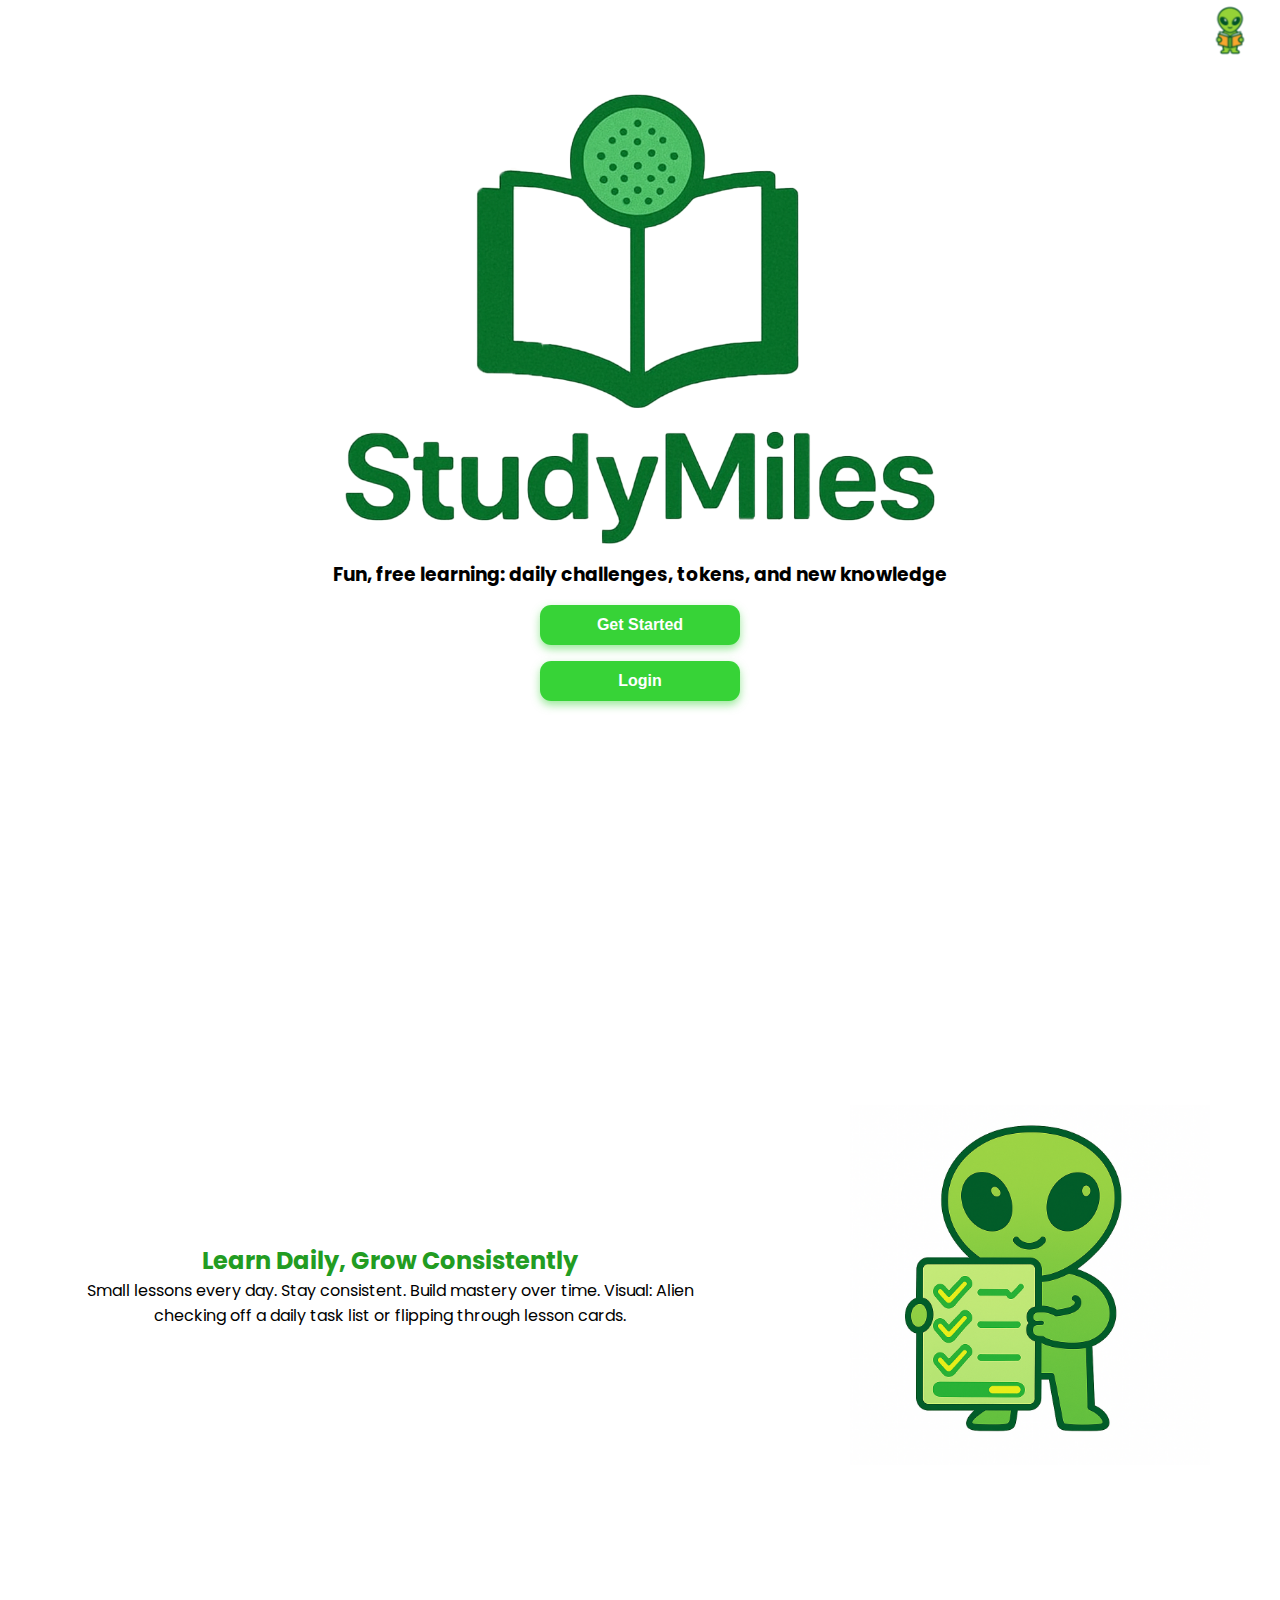
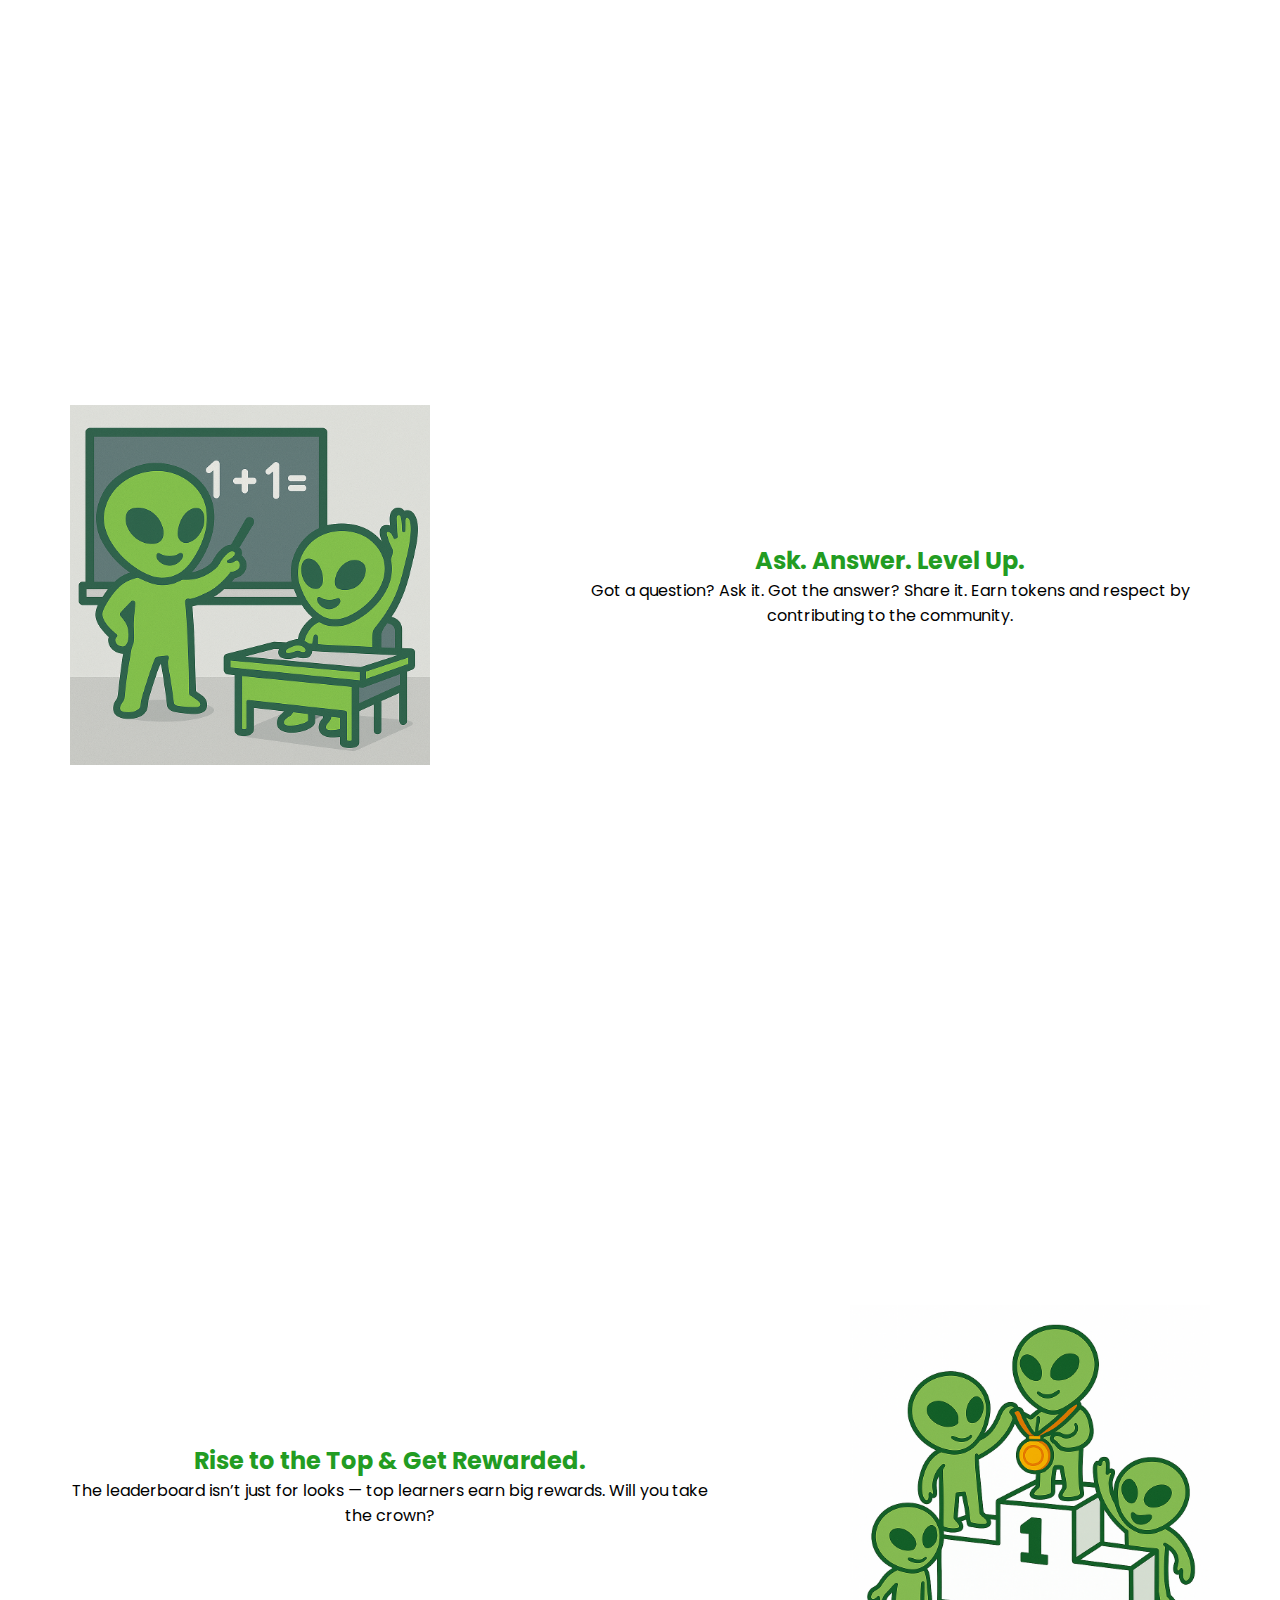
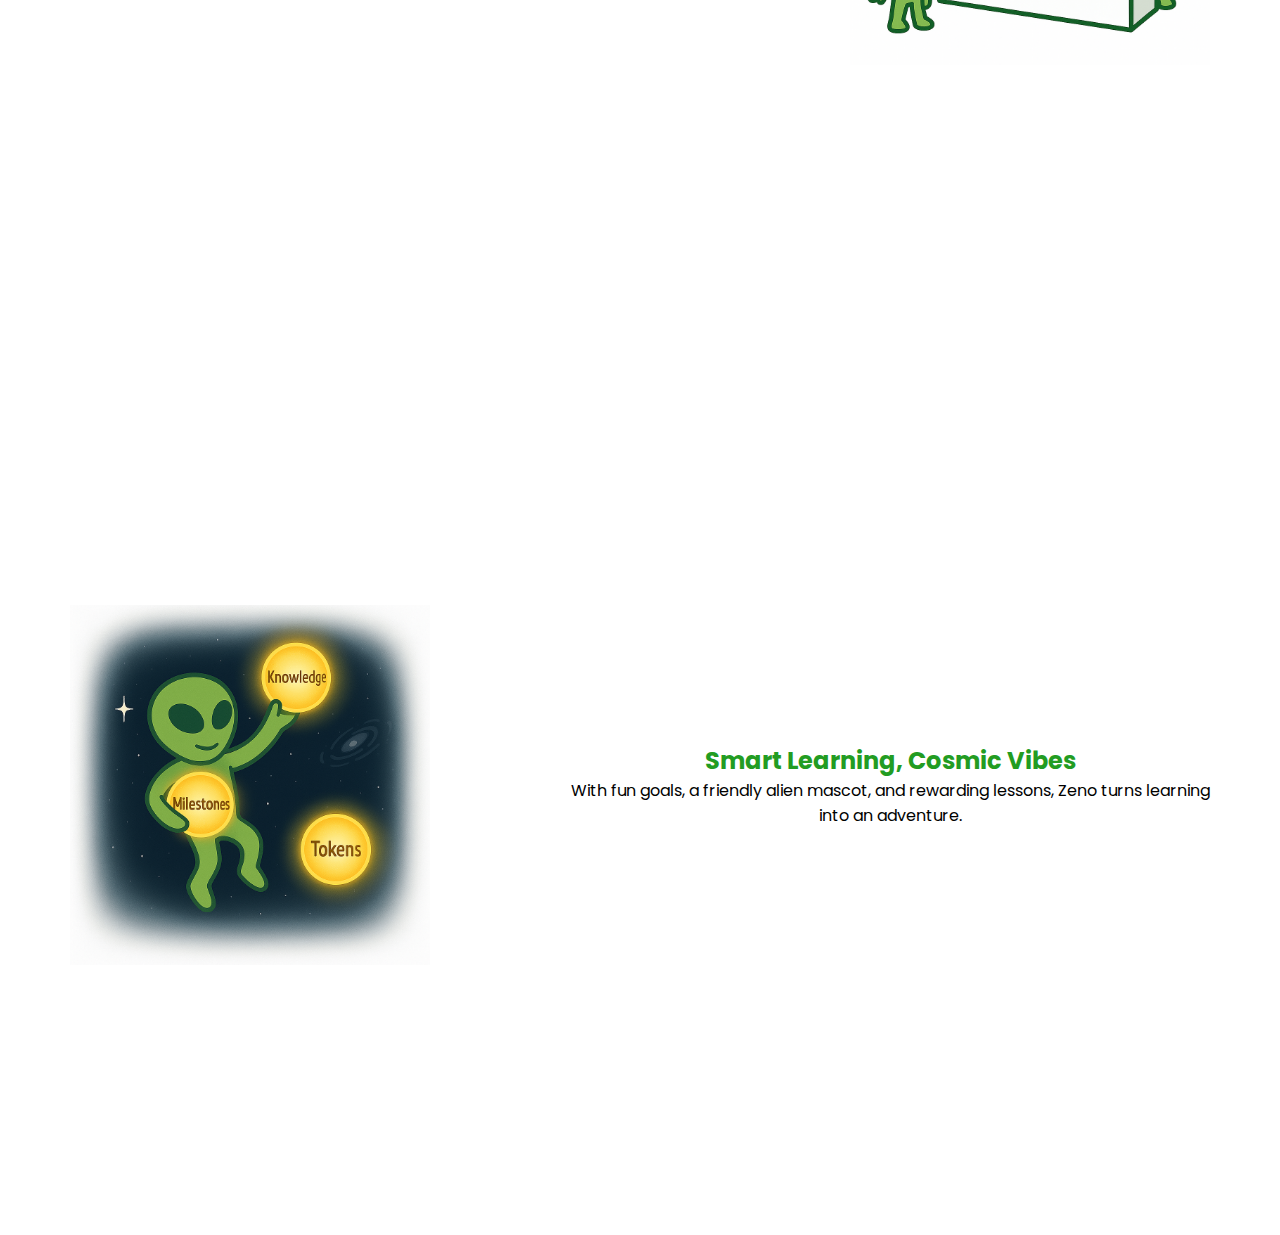
<file: index.html>
<!DOCTYPE html>
<html lang="en">
<head>
    <meta charset="UTF-8">
    <meta name="viewport" content="width=device-width, initial-scale=1.0">
    <title>Study-Miles</title>
    <link rel="stylesheet" href="css/style.css">
    <link href="https://fonts.googleapis.com/css2?family=Poppins:wght@400;600&family=Nunito:wght@400;600&display=swap" rel="stylesheet">
</head>
<body>
    <nav>
        <img src="img/logo2.png" alt="">
    </nav>
    <div class="main">
        <img src="img/studmiles.png" alt="">
        <h3>Fun, free learning: daily challenges, tokens, and new knowledge</h3>
        <a href="getstarted.html"><button>Get Started</button></a>
        <a href="login.html"><button>Login</button></a>
    </div>
    <div class="section">
        <div class="text" align="center">
            <h2>Learn Daily, Grow Consistently</h2>
            <p>Small lessons every day. Stay consistent. Build mastery over time.
               Visual: Alien checking off a daily task list or flipping through lesson cards.
            </p>

        </div>
        <img src="img/check2.png" alt="">
    </div>
    <div class="section">
        <img src="img/ask.png" alt="">
        <div class="text" align="center">
            <h2>Ask. Answer. Level Up.</h2>
            <p>Got a question? Ask it. Got the answer? Share it. Earn tokens and respect by contributing to the community.</p>

        </div>
        
    </div>
    <div class="section">
        
        <div class="text" align="center">
            <h2>Rise to the Top & Get Rewarded.</h2>
            <p> The leaderboard isn’t just for looks — top learners earn big rewards. Will you take the crown?
               </p>

        </div>
        <img src="img/reward.png" alt="">
    </div>
    <div class="section">
        <img src="img/collecting2.png" alt="">
        <div class="text" align="center">
            <h2>Smart Learning, Cosmic Vibes</h2>
            <p>With fun goals, a friendly alien mascot, and rewarding lessons, Zeno turns learning into an adventure.

            </p>

        </div>
        
    </div>
    <div class="bottom">
        <!-- <img src="img/bottom.png" alt=""> -->
    </div>
</body>
</html>
</file>
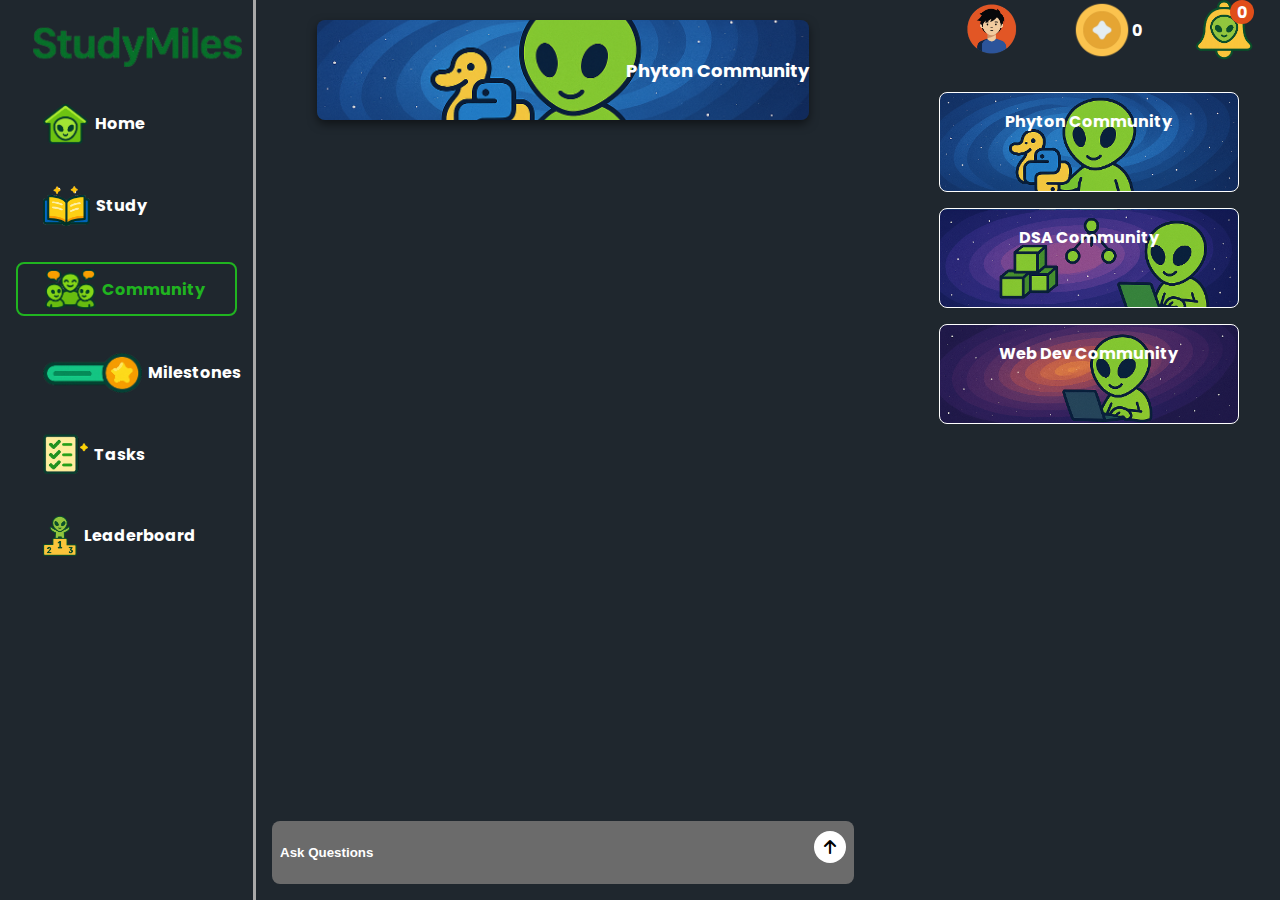
<file: community.html>
<!DOCTYPE html>
<html lang="en">
<head>
    <meta charset="UTF-8">
    <meta name="viewport" content="width=device-width, initial-scale=1.0">
    <title>Community</title>
    <link rel="stylesheet" href="css/community.css">
    <link href="https://fonts.googleapis.com/css2?family=Poppins:wght@400;600&family=Nunito:wght@400;600&display=swap" rel="stylesheet">
    <link rel="stylesheet" href="https://cdnjs.cloudflare.com/ajax/libs/font-awesome/6.7.2/css/all.min.css">
</head> 
<body>
    <button id="menuToggle" class="menu-toggle">
        &#9776;
    </button> 
    <div class="nav">
        <img src="img/studmiles2.png" class="logo">
        <a href="home2.html">
            <div class="links">
                <img src="img/navIcons/home.png" alt="">
                <p>Home</p>
            </div>
        </a>
        
        <a href="study.html">
            <div class="links">
                <img src="img/navIcons/Study.png" alt="">
                <p>Study</p>
            </div>
        </a>
        <a href="#">
            <div class="links selected">
                <img src="img/navIcons/community.png" alt="">
                <p>Community</p>
            </div>
        </a>
        
        <a href="milestones.html">
            <div class="links">
                <img src="img/navIcons/milestones.png" alt="">
                <p>Milestones</p>
            </div>
        </a>
        
        <a href="tasks.html">
            <div class="links">
                <img src="img/navIcons/tasks.png" alt="">
                <p>Tasks</p>
            </div>
        </a>
        
        <a href="leaderboard.html">
            <div class="links">
                <img src="img/navIcons/leaderboard.png" alt="">
                <p>Leaderboard</p>
            </div>
        </a>
    </div>
    <div class="main">
        <div class="pI">
            
            <div class="messagesCont">
                <div class="comSelected" style="background-image: url(img/pytcom.png); background-size: cover; background-position: center;">
                    <p>Phyton Community</p>
                </div>
                <!-- <div class="messages">
                    <div class="mPart">
                        <img src="img/icon2/profile3.svg" alt="">
                        <p class="message">Hello everyone! I am new to this community and looking forward to learning with you all.</p>
                    
                    </div>
                    
                    <div class="answers">
                        <button>Answer</button>
                        
                    </div>
                </div>
                <div class="messages">
                    <div class="mPart">
                        <img src="img/icon2/profile3.svg" alt="">
                        <p class="message">Hello everyone! I am new to this community and looking forward to learning with you all.</p>
                    
                    </div>
                    
                    <div class="answers">
                        <button>Answer</button>
                        
                    </div>
                </div>
                <div class="messages">
                    <div class="mPart">
                        <img src="img/icon2/profile3.svg" alt="">
                        <p class="message">Hello everyone! I am new to this community and looking forward to learning with you all.</p>
                    
                    </div>
                    
                    <div class="answers">
                        <button>Answer</button>
                        
                    </div>
                </div>
                <div class="messages">
                    <div class="mPart">
                        <img src="img/icon2/profile3.svg" alt="">
                        <p class="message">Hello everyone! I am new to this community and looking forward to learning with you all.</p>
                    
                    </div>
                    
                    <div class="answers">
                        <button>Answer</button>
                       
                   </div>
                </div>
                <div class="messages">
                    <div class="mPart">
                        <img src="img/icon2/profile3.svg" alt="">
                        <p class="message">Hello everyone! I am new to this community and looking forward to learning with you all.</p>
                    
                    </div>
                    
                    <div class="answers">
                        <button>Answer</button>
                        
                    </div>
                </div> -->
                
            </div>
                
            <div class="input">
                <input type="text" placeholder="Ask Questions" class="ask">
                <i class="fa-solid fa-arrow-up send"></i>
            </div>
        </div>
            
       
        <div class="infos">
            <div class="profiles">
                <div class="prof">
                        <a href="profile.html"><img src="img/icon2/profile3.svg" alt="" class="profile"></a>
                    
                    <p id="userName"></p>
                </div>
                <div class="prof">
                    <img src="img/icons/token.png" alt="">
                    <p class="tokenCount" id="tokenCount">0</p>
                </div>
                <div class="prof">
                    <img src="img/notification.png" alt="">
                    <p class="notf">0</p>
                </div>
            </div>
            <div class="coms">
                <div class="com" style="background-image: url(img/pytcom.png); background-size: cover;">
                    <p>Phyton Community</p>
                </div>
                <div class="com" style="background-image: url(img/DSAcom.png); background-size: cover;">
                    <p>DSA Community</p>
                </div>
                <div class="com" style="background-image: url(img/webdevcom.png); background-size: cover;">
                    <p>Web Dev Community</p>
                </div>
            </div>
            
        </div>
    </div>

    <script src="js/community.js"></script>
</body>
</file>
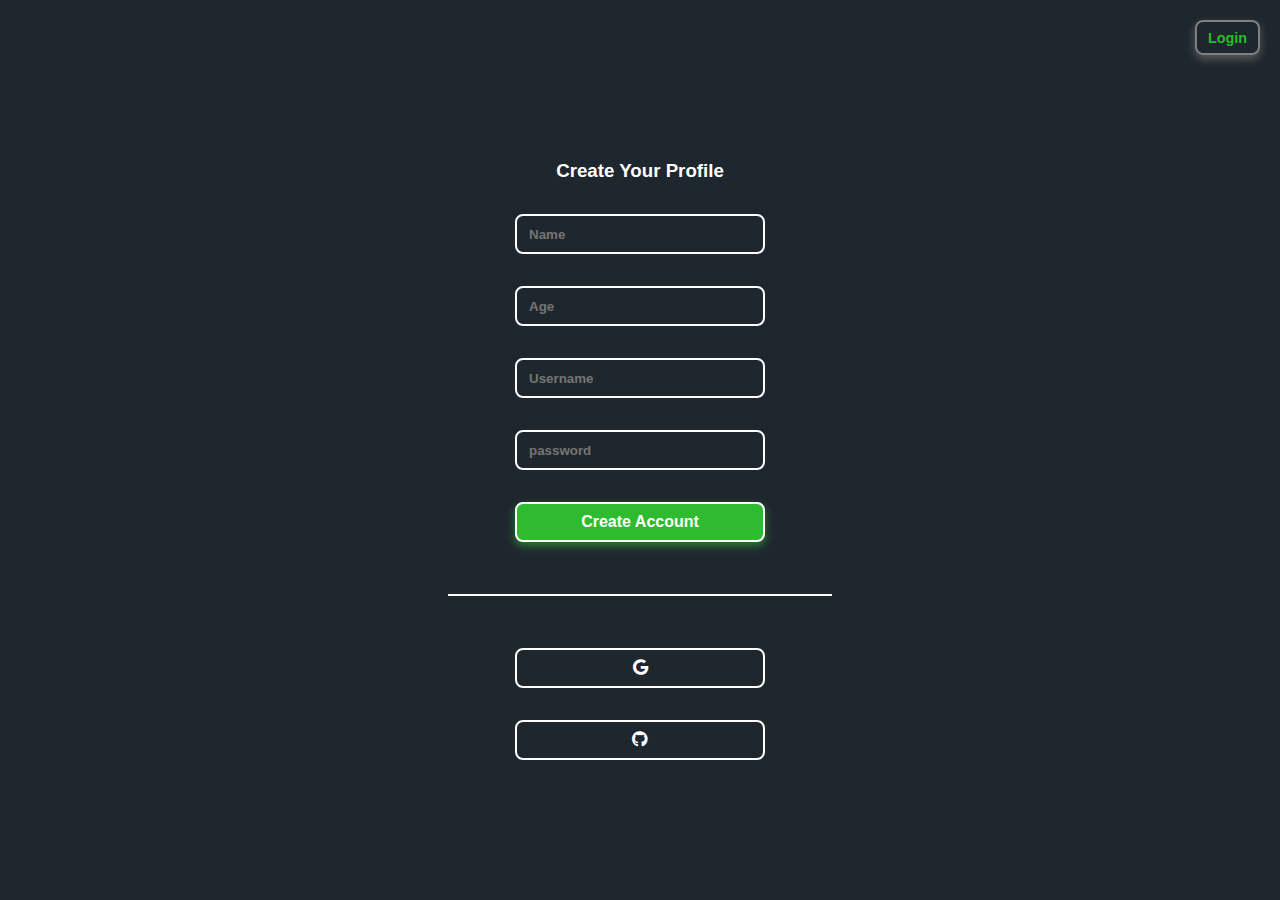
<file: getstarted.html>
<!DOCTYPE html>
<html lang="en">
<head>
    <meta charset="UTF-8">
    <meta name="viewport" content="width=device-width, initial-scale=1.0">
    <title>Get-Started</title>
    <link rel="stylesheet" href="css/login.css">
    <link rel="stylesheet" href="https://cdnjs.cloudflare.com/ajax/libs/font-awesome/6.7.2/css/all.min.css">
</head>
<body>
    <nav>
        <a href="login.html"><button>Login</button></a>
    </nav>
    <div class="main">
        <h3>Create Your Profile</h3> 
        
            <input type="text" name="Name" placeholder="Name">
            <input type="text" name="Age" placeholder="Age">
            <input type="text" name="Username" placeholder="Username">
            <input type="password" name="password" placeholder="password">
            <button class="createButton">Create Account</button>
            <hr>
            <button><i class="fa-brands fa-google"></i></button>
            <button><i class="fa-brands fa-github"></i></button>
    </div>
     
    <script src="js/getstarted.js"></script>
</body>
</html>
</file>
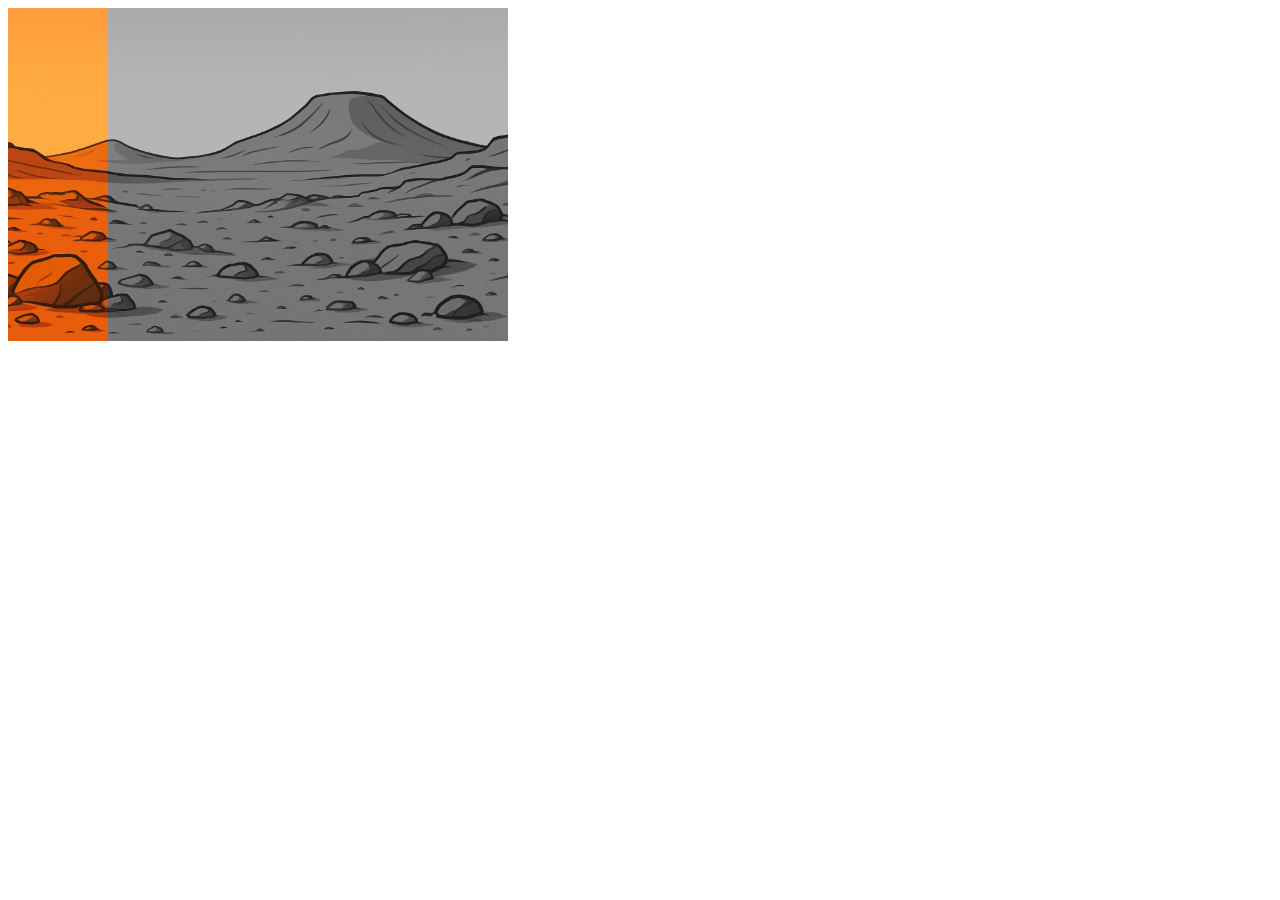
<file: grayscale.html>
<!DOCTYPE html>
<html lang="en">
<head>
  <meta charset="UTF-8">
  <title>Partial Grayscale Image</title>
  <style>
    .image-container {
      position: relative;
      width: 500px; /* Adjust to your image width */
      height: auto;
    }

    .image-container img {
      width: 100%;
      display: block;
    }

    .gray-image {
      filter: grayscale(1);
    }

    .color-image {
      position: absolute;
      top: 0;
      left: 0;
      width: 20%; /* This controls how much color is shown */
      height: 100%;
      object-fit: cover;
      filter: grayscale(0);
      clip-path: inset(0 80% 0 0); /* Keeps only the left 20% */
    }
  </style>
</head>
<body>

<div class="image-container">
  <img src="img/marsbg2.png" alt="Gray Image" class="gray-image">
  <img src="img/marsbg2.png" alt="Color Overlay" class="color-image">
</div>

</body>
</html>
</file>
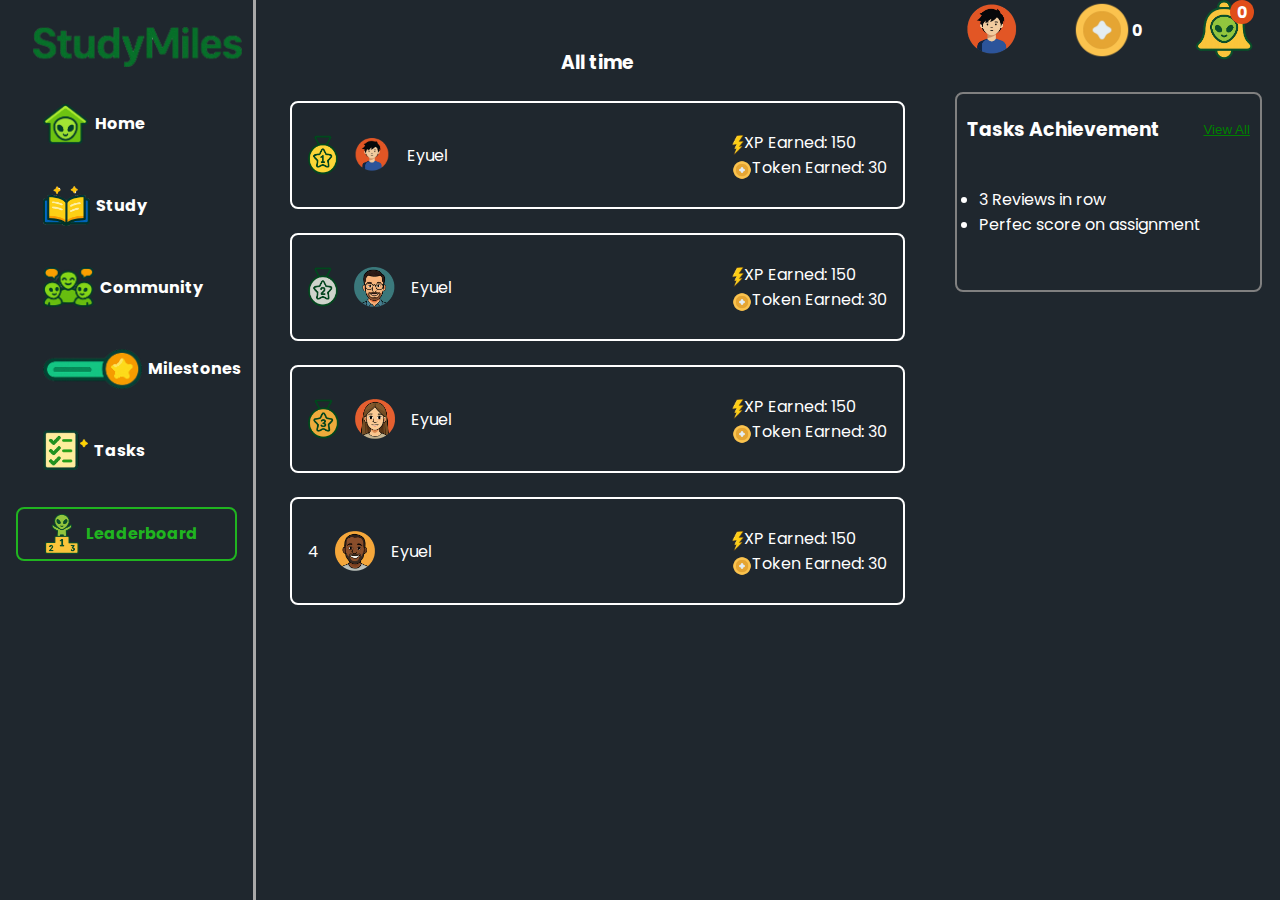
<file: leaderboard.html>
<!DOCTYPE html>
<html lang="en">
<head>
    <meta charset="UTF-8">
    <meta name="viewport" content="width=device-width, initial-scale=1.0">
    <title>Leaderboard</title>
    <link rel="stylesheet" href="css/leaderboard.css">
    <link href="https://fonts.googleapis.com/css2?family=Poppins:wght@400;600&family=Nunito:wght@400;600&display=swap" rel="stylesheet">
    <link rel="stylesheet" href="https://cdnjs.cloudflare.com/ajax/libs/font-awesome/6.7.2/css/all.min.css">
</head> 
<body>
    <button id="menuToggle" class="menu-toggle">
        &#9776;
    </button> 
    <div class="nav">
        <img src="img/studmiles2.png" class="logo">
        <a href="home2.html">
            <div class="links">
                <img src="img/navIcons/home.png" alt="">
                <p>Home</p>
            </div>
        </a>
        
        <a href="study.html">
            <div class="links">
                <img src="img/navIcons/Study.png" alt="">
                <p>Study</p>
            </div>
        </a>
        <a href="community.html">
            <div class="links">
                <img src="img/navIcons/community.png" alt="">
                <p>Community</p>
            </div>
        </a>
        
        <a href="milestones.html">
            <div class="links">
                <img src="img/navIcons/milestones.png" alt="">
                <p>Milestones</p>
            </div>
        </a>
        
        <a href="tasks.html">
            <div class="links">
                <img src="img/navIcons/tasks.png" alt="">
                <p>Tasks</p>
            </div>
        </a>
        
        <a href="#">
            <div class="links selected">
                <img src="img/navIcons/leaderboard.png" alt="">
                <p>Leaderboard</p>
            </div>
        </a>
    </div>
    <div class="main">
        <div class="pI">
            <div class="options">
                <h3 class="unselect">All time</h3>
            </div>
            <div class="miles">
                
            </div>  
            
        </div>
            
        <div class="infos">
            <div class="profiles">
                <div class="prof">
                    <a href="profile.html"><img src="img/icon2/profile3.svg" alt="" class="profile"></a>
                    
                    <p id="userName"></p>
                </div>
                <div class="prof">
                    <img src="img/icons/token.png" alt="">
                    <p class="tokenCount" id="tokenCount">0</p>
                </div>
                <div class="prof">
                    <img src="img/notification.png" alt="">
                    <p class="notf">0</p>
                </div>
            </div>

            <div class="task">
                <div class="taskT">
                    <h3>Tasks Achievement</h3>
                    <button>View All</button>
                </div>
                <div class="taskStat">
                    <div class="stat">
                        <ul>
                            <li>3 Reviews in row</li>
                            <li>Perfec score on assignment</li>
                        </ul>
                    </div>
                </div>
                
            </div>
        </div>
    </div>

    <script src="js/leaderboard.js"></script>
</body>
</file>
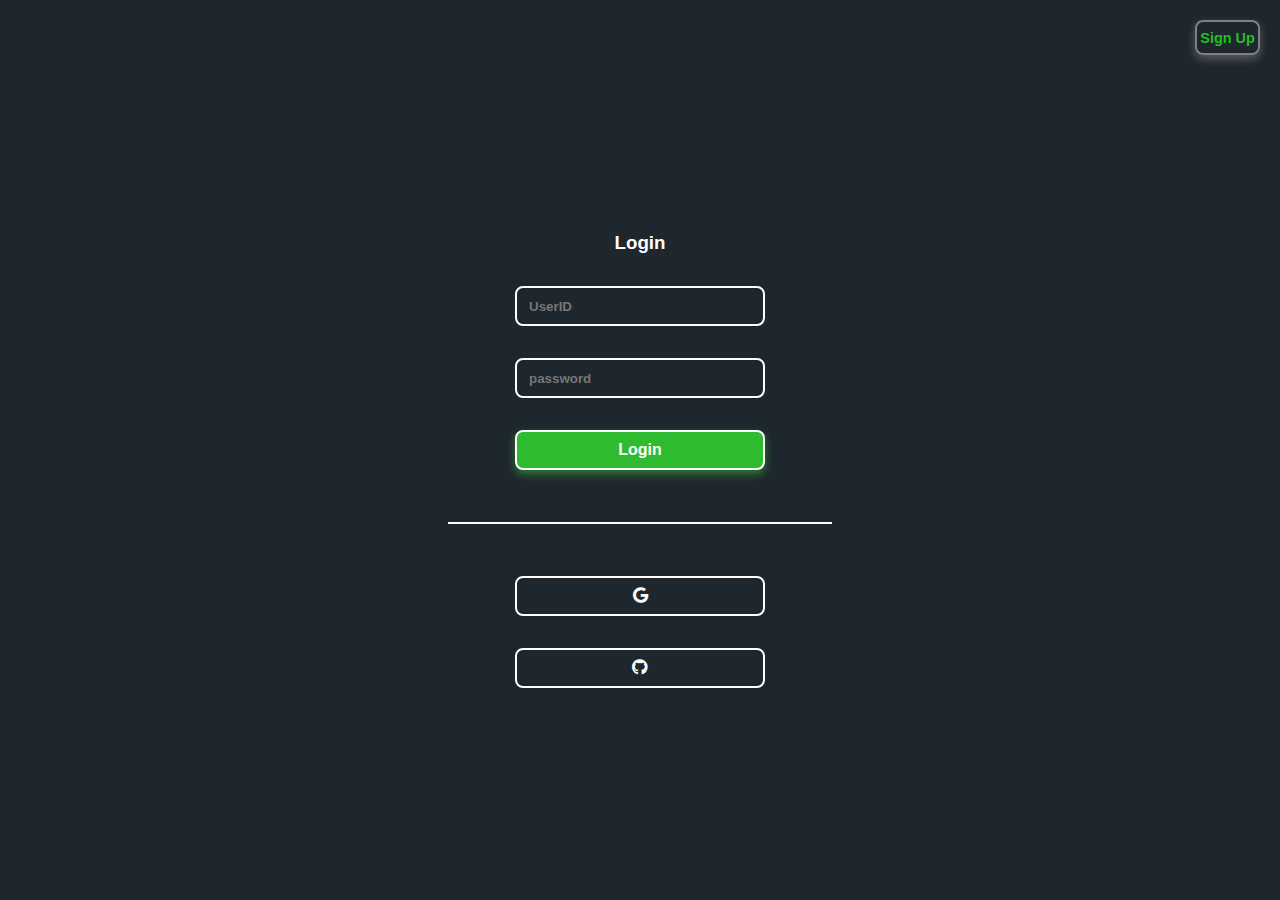
<file: login.html>
<!DOCTYPE html>
<html lang="en">
<head>
    <meta charset="UTF-8">
    <meta name="viewport" content="width=device-width, initial-scale=1.0">
    <title>Document</title>
    <link rel="stylesheet" href="css/login.css">
    <link rel="stylesheet" href="https://cdnjs.cloudflare.com/ajax/libs/font-awesome/6.7.2/css/all.min.css">
</head>
<body>
    <nav>
        <a href="getstarted.html"><button>Sign Up</button></a>
    </nav>
    <div class="main">
        <h3>Login</h3>
        
            <input type="text" name="username" placeholder="UserID">
            <input type="password" name="password" placeholder="password">
            <button class="loginButton">Login</button>
            <hr>
            <button><i class="fa-brands fa-google"></i></button>
            <button><i class="fa-brands fa-github"></i></button>
    </div> 
    
    <script src="js/login.js"></script>
</body>
</html>
</file>
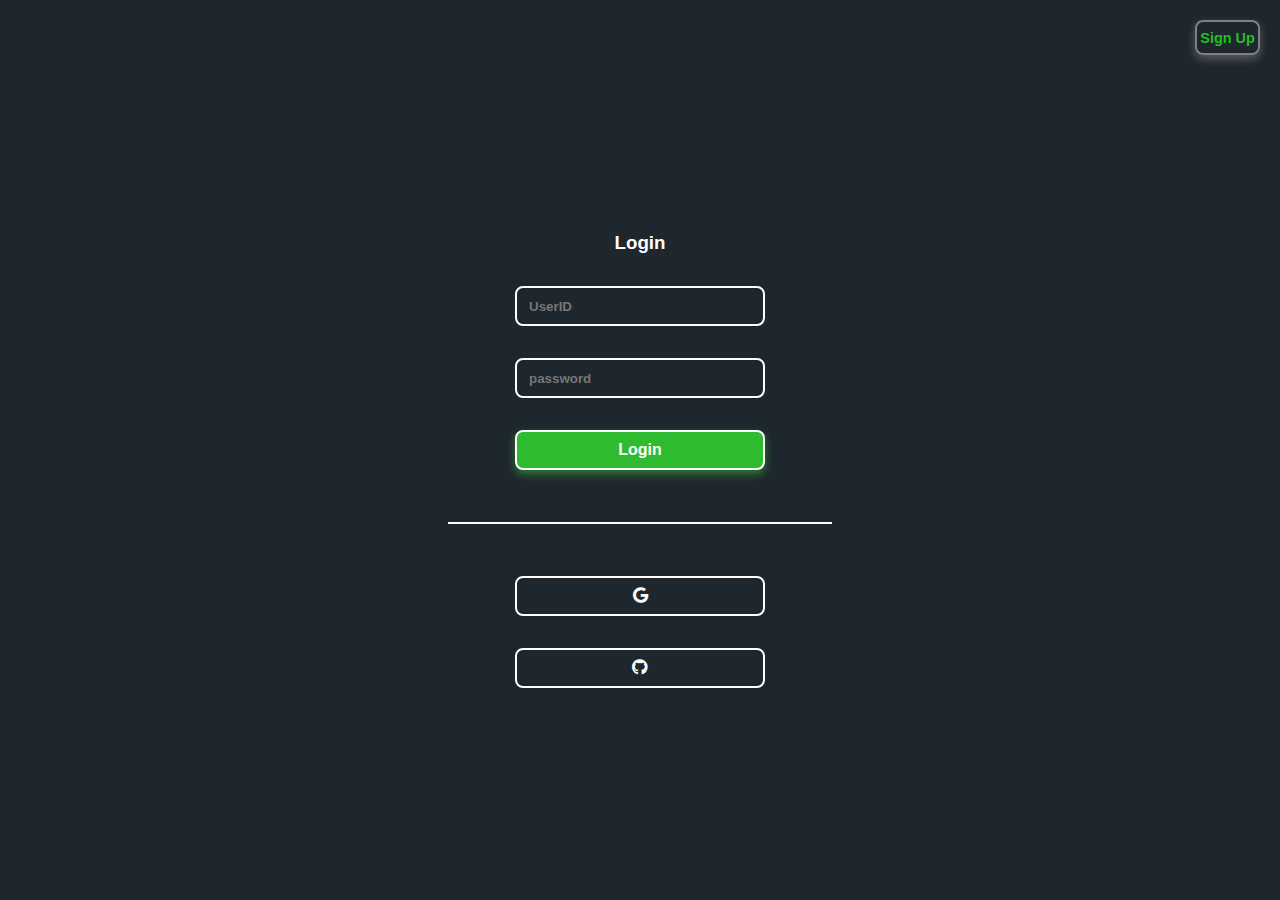
<file: milestones.html>
<!DOCTYPE html>
<html lang="en">
<head>
    <meta charset="UTF-8">
    <meta name="viewport" content="width=device-width, initial-scale=1.0">
    <title>Milestones</title>
    <link rel="stylesheet" href="css/milestones.css">
    <link href="https://fonts.googleapis.com/css2?family=Poppins:wght@400;600&family=Nunito:wght@400;600&display=swap" rel="stylesheet">
    <link rel="stylesheet" href="https://cdnjs.cloudflare.com/ajax/libs/font-awesome/6.7.2/css/all.min.css">
</head> 
<body>
    <button id="menuToggle" class="menu-toggle">
        &#9776;
    </button> 
    <div class="nav">
        <img src="img/studmiles2.png" class="logo">
        <a href="home2.html">
            <div class="links">
                <img src="img/navIcons/home.png" alt="">
                <p>Home</p>
            </div>
        </a>
        
        <a href="study.html">
            <div class="links">
                <img src="img/navIcons/Study.png" alt="">
                <p>Study</p>
            </div>
        </a>
        <a href="community.html">
            <div class="links">
                <img src="img/navIcons/community.png" alt="">
                <p>Community</p>
            </div>
        </a>
        
        <a href="#">
            <div class="links selected">
                <img src="img/navIcons/milestones.png" alt="">
                <p>Milestones</p>
            </div>
        </a>
        
        <a href="tasks.html">
            <div class="links">
                <img src="img/navIcons/tasks.png" alt="">
                <p>Tasks</p>
            </div>
        </a>
        
        <a href="leaderboard.html">
            <div class="links">
                <img src="img/navIcons/leaderboard.png" alt="">
                <p>Leaderboard</p>
            </div>
        </a>
    </div>
    <div class="main">
        <div class="pI">
            <div class="options">
                <h3 class="select">Ongoing Challenges</h3>
                <h3 class="unselect">Completed</h3>
            </div>
            <div class="miles">
                <!-- <div class="mile">
                    <p>Complete the assignment before deadline</p>
                    <div class="img">
                        +2<img src="img/icons/token.png" alt="">
                    </div>
                    
                </div>
                <div class="mile">
                    <p>Conqure Planet Mars</p>
                    <div class="img">
                        +2<img src="img/icons/token.png" alt="">
                    </div>
                </div>
                <div class="mile">
                    <p>Day 3 Streak</p>
                    <div class="img">
                        +2<img src="img/icons/token.png" alt="">
                    </div>
                </div> -->
            </div>  
            
        </div>
            
        <div class="infos">
            <div class="profiles">
                <div class="prof">
                    <a href="profile.html"><img src="img/icon2/profile3.svg" alt="" class="profile"></a>
                    
                    <p id="userName"></p>
                </div>
                <div class="prof">
                    <img src="img/icons/token.png" alt="">
                    <p class="tokenCount" id="tokenCount">0</p>
                </div>
                <div class="prof">
                    <img src="img/notification.png" alt="">
                    <p class="notf">0</p>
                </div>
            </div>

            <div class="task">
                <div class="taskT">
                    <h3>Daily Tasks</h3>
                    <button>View All</button>
                </div>
                <div class="taskStat">
                    <img src="img/bolt.svg" alt="" class="bolt">
                    <div class="stat">
                        <h5>Earn 10 XP</h5>
                        <div class="statBar">
                            <div class="bar">
                                <p>0/10</p>
                            </div>
                            <img src="img/icon2/TREASURE.svg" alt="">
                        </div>
                    </div>
                </div>
                
            </div>
        </div>
    </div>

    <script src="js/milestones.js"></script>
</body>
</file>
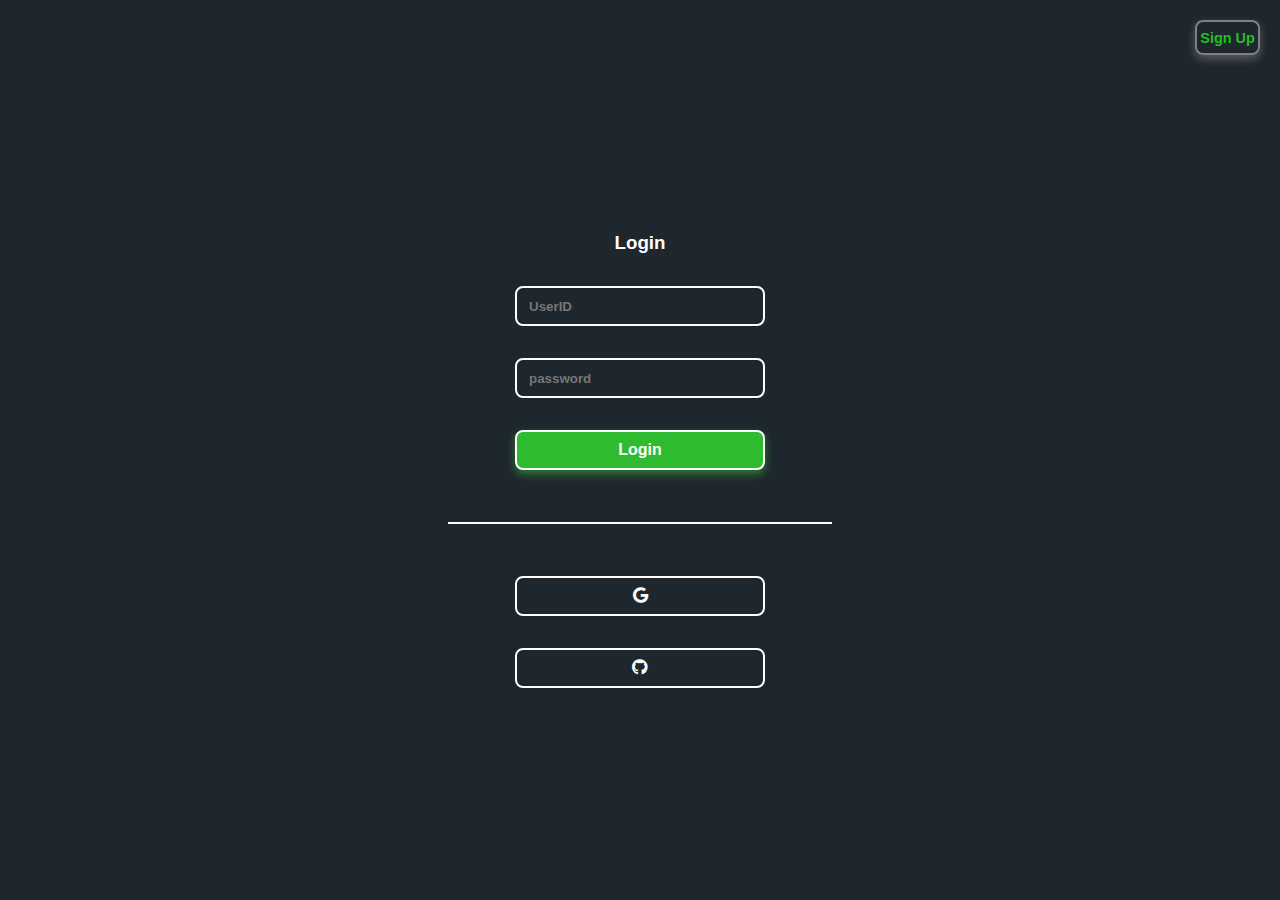
<file: profile.html>
<!DOCTYPE html>
<html lang="en">
<head>
    <meta charset="UTF-8">
    <meta name="viewport" content="width=device-width, initial-scale=1.0">
    <title>Profile</title>
    <link rel="stylesheet" href="css/profile.css">
    <link href="https://fonts.googleapis.com/css2?family=Poppins:wght@400;600&family=Nunito:wght@400;600&display=swap" rel="stylesheet">
    <link rel="stylesheet" href="https://cdnjs.cloudflare.com/ajax/libs/font-awesome/6.7.2/css/all.min.css">
</head> 
<body>
    <button id="menuToggle" class="menu-toggle">
        &#9776;
    </button> 
    <div class="nav">
        <img src="img/studmiles2.png" class="logo">
        <a href="home2.html">
            <div class="links">
                <img src="img/navIcons/home.png" alt="">
                <p>Home</p>
            </div>
        </a>
        <a href="study.html">
            <div class="links">
                <img src="img/navIcons/Study.png" alt="">
                <p>Study</p>
            </div>
        </a>
        <a href="community.html">
            <div class="links">
                <img src="img/navIcons/community.png" alt="">
                <p>Community</p>
            </div>
        </a>
        <a href="milestones.html">
            <div class="links">
                <img src="img/navIcons/milestones.png" alt="">
                <p>Milestones</p>
            </div>
        </a>
        <a href="tasks.html">
            <div class="links">
                <img src="img/navIcons/tasks.png" alt="">
                <p>Tasks</p>
            </div>
        </a>
        <a href="leaderboard.html">
            <div class="links">
                <img src="img/navIcons/leaderboard.png" alt="">
                <p>Leaderboard</p>
            </div>
        </a>
    </div>

    <div class="main">
        <div class="pI">
            <div class="profileInfo">
                <div class="pf">
                    <img src="img/icon2/profile3.svg" alt="" class="profile">
                    <p class="userName2"></p>
                    <p class="userIdDisplay"></p>
                <p class="userIncentiveDisplay"></p>
                </div>
                <p>Course: Basic Python</p>
                <div class="statBar">
                    <div class="bar2">
                        <p>0/10</p>
                    </div>
                    <p>Lv.2</p>
                </div>
                <div class="xp">
                    <p>Total XP: 0</p>
                    <img src="img/bolt.svg" alt="">
                </div>
                
           </div>
           <div class="tokens">
                <img src="img/icons/token.png" alt="">
                <div class="tokInfo">
                    <p>Token Earned: <span id="tokenCount2">0</span></p>
                    <button>Earning History</button>
                </div>
           </div>
        </div>

        <div class="infos">
            <div class="profiles">
                <div class="prof">
                    <img src="img/icon2/profile3.svg" alt="" class="profile">
                    <p class="userName"></p>
                </div>
                <div class="prof">
                    <img src="img/icons/token.png" alt="">
                    <p class="tokenCount" id="tokenCount">0</p>
                </div>
                <div class="prof">
                    <img src="img/notification.png" alt="">
                    <p class="notf">0</p>
                </div>
            </div>

            <div class="task">
                <div class="taskT">
                    <h3>Daily Tasks</h3>
                    <button>View All</button>
                </div>
                <div class="taskStat">
                    <img src="img/bolt.svg" alt="" class="bolt">
                    <div class="stat">
                        <h5>Earn 10 XP</h5>
                        <div class="statBar">
                            <div class="bar">
                                <p>0/10</p>
                            </div>
                            <img src="img/icon2/TREASURE.svg" alt="">
                        </div>
                    </div>
                </div>
            </div>

        </div>
    </div>

    <script src="js/profile.js"></script>
</body>
</html>
</file>
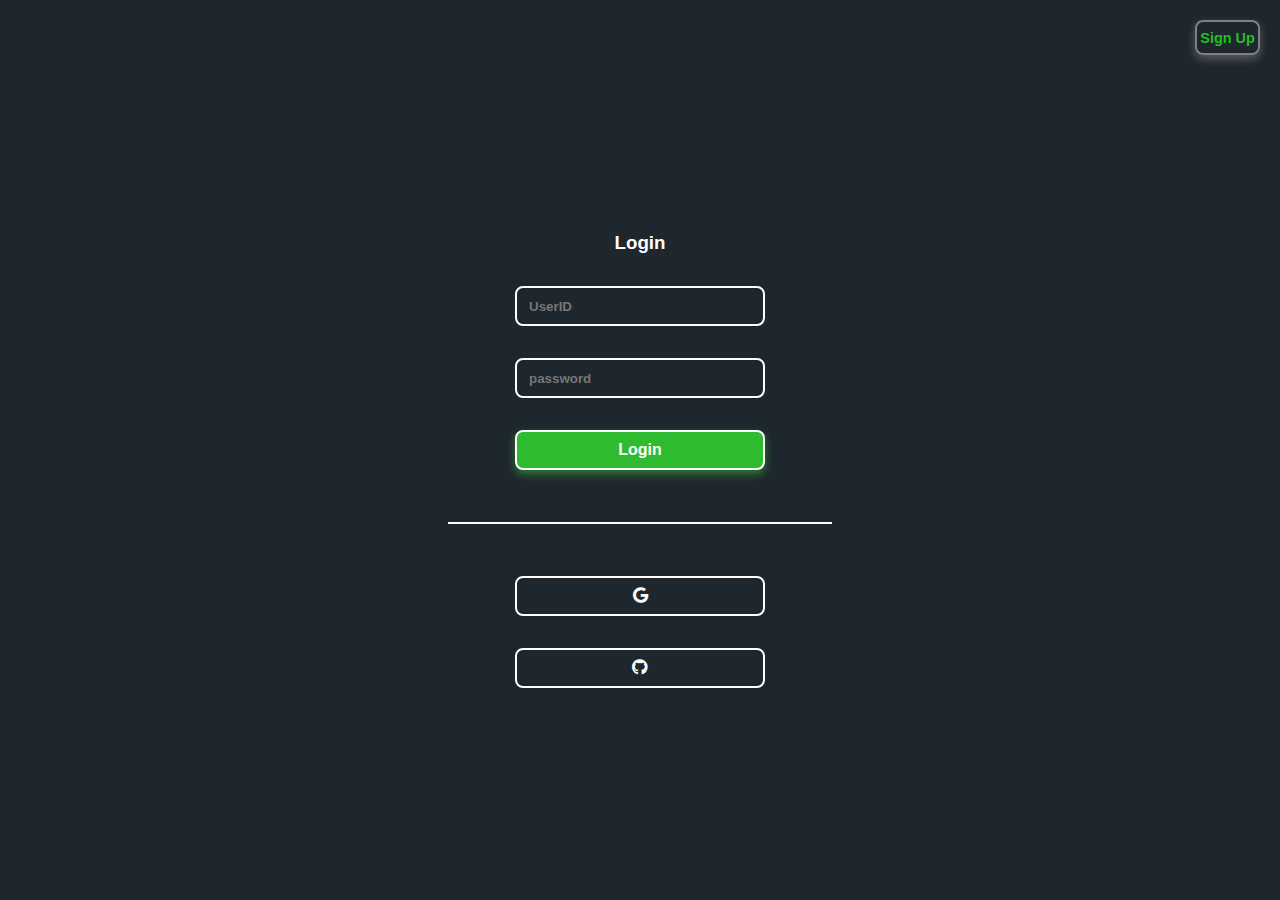
<file: study.html>
<!DOCTYPE html>
<html lang="en">
<head>
    <meta charset="UTF-8">
    <meta name="viewport" content="width=device-width, initial-scale=1.0">
    <title>Study</title>
    <link rel="stylesheet" href="css/study.css">
    <link href="https://fonts.googleapis.com/css2?family=Poppins:wght@400;600&family=Nunito:wght@400;600&display=swap" rel="stylesheet">
    <link rel="stylesheet" href="https://cdnjs.cloudflare.com/ajax/libs/font-awesome/6.7.2/css/all.min.css">
</head> 
<body>
    <button id="menuToggle" class="menu-toggle">
        &#9776;
    </button> 
    <div class="nav">
        <img src="img/studmiles2.png" class="logo">
        <a href="home2.html">
            <div class="links">
                <img src="img/navIcons/home.png" alt="">
                <p>Home</p>
            </div>
        </a>
        
        <a href="#">
            <div class="links selected">
                <img src="img/navIcons/Study.png" alt="">
                <p>Study</p>
            </div>
        </a>
        <a href="community.html">
            <div class="links">
                <img src="img/navIcons/community.png" alt="">
                <p>Community</p>
            </div>
        </a>
        
        <a href="milestones.html">
            <div class="links">
                <img src="img/navIcons/milestones.png" alt="">
                <p>Milestones</p>
            </div>
        </a>
        
        <a href="tasks.html">
            <div class="links">
                <img src="img/navIcons/tasks.png" alt="">
                <p>Tasks</p>
            </div>
        </a>
        
        <a href="leaderboard.html">
            <div class="links">
                <img src="img/navIcons/leaderboard.png" alt="">
                <p>Leaderboard</p>
            </div>
        </a>
    </div>
    <div class="main">
        <div class="pI">

                <button><a href="home2.html">Start Studying</a></button>
                <div class="title">
                    <div class="image-container">
                        <img src="img/marsbg2.png" alt="" class="gray-image">
                        <img src="img/marsbg2.png" alt="" class="color-image">
                    </div>
                    <div class="headT">
                        <h5>Lesson 1</h5>
                        <h6>Planet Mars</h6> 
                    </div>
                    <h3>Intro of Python</h3>
                    <h5 class="compStat"></h5>
                </div>
                <div class="title">
                    <div class="image-container">
                        <img src="img/jupbg2.png" alt="" class="gray-image">
                        <img src="img/jupbg2.png" alt="" class="color-image">
                    </div>
                    <div class="headT">
                        <h5>Lesson 2</h5>
                        <h6>Planet Jupiter</h6>
                    </div>
                    <h3>Basics of Python</h3>
                    <h5 class="compStat"></h5>
                </div>
                <div class="title">
                    <div class="image-container">
                        <img src="img/uranusbg.png" alt="" class="gray-image">
                        <img src="img/uranusbg.png" alt="" class="color-image">
                    </div>
                    <div class="headT">
                        <h5>Lesson 3</h5>
                        <h6>Planet Uranus</h6>
                    </div>
                    <h3>Variables in Python</h3>
                    <h5 class="compStat"></h5>
                </div>
                
            
        </div>
            
        <div class="infos">
            <div class="profiles">
                <div class="prof">
                    <a href="profile.html"><img src="img/icon2/profile3.svg" alt="" class="profile"></a>
                    
                    <p id="userName"></p>
                </div>
                <div class="prof">
                    <img src="img/icons/token.png" alt="">
                    <p class="tokenCount" id="tokenCount">0</p>
                </div>
                <div class="prof">
                    <img src="img/notification.png" alt="">
                    <p class="notf">0</p>
                </div>
            </div>
            <div class="task">
                <div class="taskT">
                    <h3>Study Stat</h3>
                    <button class="historylink">View Study History</button>
                </div>
                <div class="taskStat">
                    <p color="green">Average Study Hr: <br>0hr/day</p>
                    <p>Total Study Time: <br><span id="display">00:00:00</span></p>
                </div>
                
            </div>

        </div>
    </div>
    <div class="hitoryCont">
        <div class="historyWrapper">
            <div class="history">
                <h3>Study History</h3>
                <div class="historyList">
                    <div class="historyItem">
                        <h2>Planet Mars</h2>
                    </div>
                    <div class="historyItem">
                        <h2>Planet Jupiter</h2>
                        
                    </div>
                    <div class="historyItem">
                        <h2>Planet Uranus</h2>
                    </div>
                </div>
            </div>
            <button class="closeHistory">X</button>
        </div>
    </div>
    <script type="module" src="js/study.js"></script>
</body>
</file>
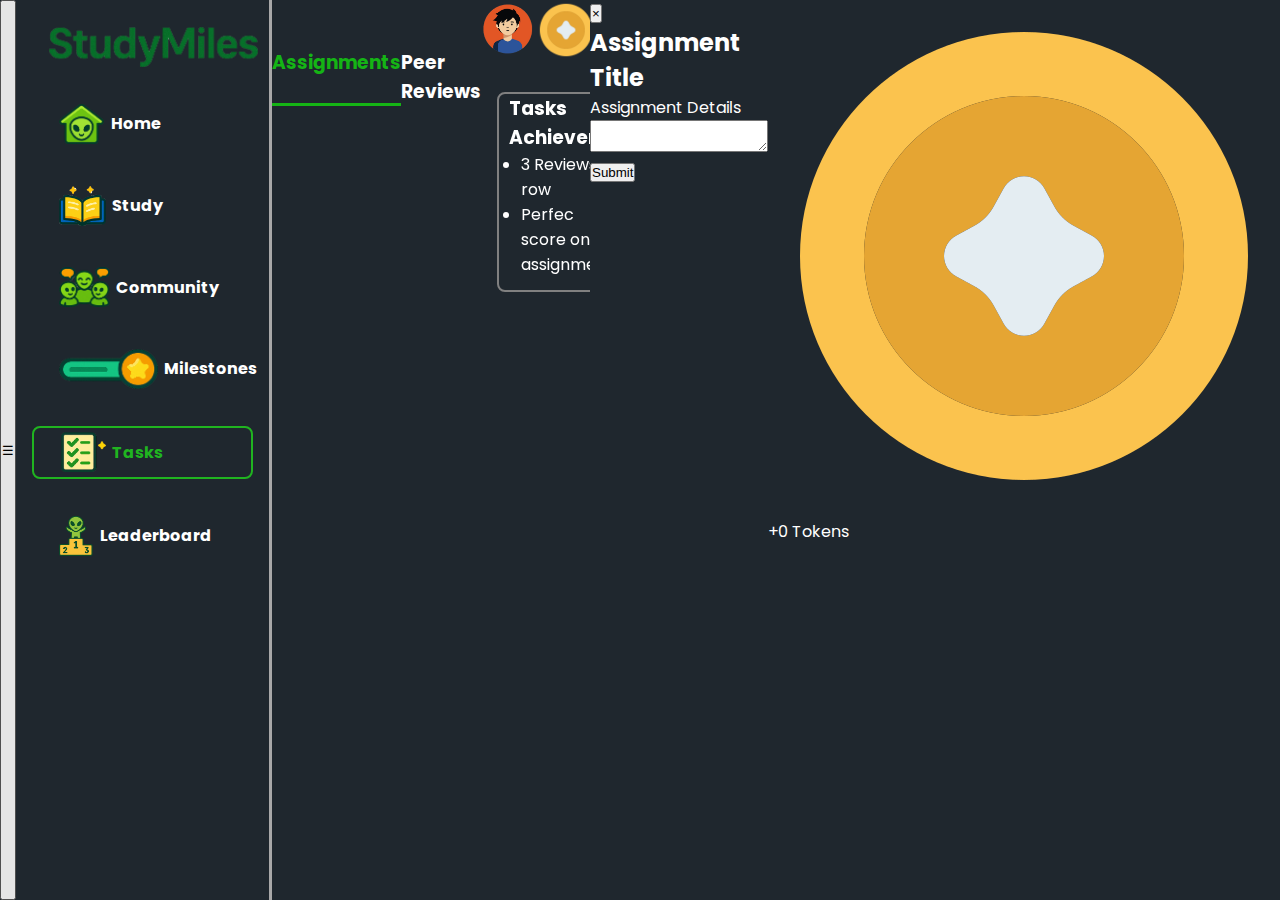
<file: tasks.html>
<!DOCTYPE html>
<html lang="en">
<head>
    <meta charset="UTF-8">
    <meta name="viewport" content="width=device-width, initial-scale=1.0">
    <title>Tasks</title>
    <link rel="stylesheet" href="css/tasks.css">
    <link href="https://fonts.googleapis.com/css2?family=Poppins:wght@400;600&family=Nunito:wght@400;600&display=swap" rel="stylesheet">
    <link rel="stylesheet" href="https://cdnjs.cloudflare.com/ajax/libs/font-awesome/6.7.2/css/all.min.css">
</head> 
<body>
    <button id="menuToggle" class="menu-toggle">
        &#9776;
    </button> 
    <div class="nav">
        <img src="img/studmiles2.png" class="logo">
        <a href="home2.html">
            <div class="links">
                <img src="img/navIcons/home.png" alt="">
                <p>Home</p>
            </div>
        </a>
        
        <a href="study.html">
            <div class="links">
                <img src="img/navIcons/Study.png" alt="">
                <p>Study</p>
            </div>
        </a>
        <a href="community.html">
            <div class="links">
                <img src="img/navIcons/community.png" alt="">
                <p>Community</p>
            </div>
        </a>
        
        <a href="milestones.html">
            <div class="links">
                <img src="img/navIcons/milestones.png" alt="">
                <p>Milestones</p>
            </div>
        </a>
        
        <a href="#">
            <div class="links selected">
                <img src="img/navIcons/tasks.png" alt="">
                <p>Tasks</p>
            </div>
        </a>
        
        <a href="leaderboard.html">
            <div class="links">
                <img src="img/navIcons/leaderboard.png" alt="">
                <p>Leaderboard</p>
            </div>
        </a>
    </div>
    <div class="main">
        <div class="pI">
            <div class="options">
                <h3 class="select">Assignments</h3>
                <h3 class="unselect">Peer Reviews</h3>
            </div>
            <div class="miles">
                
            </div>  
            
        </div>
            
        <div class="infos">
            <div class="profiles">
                <div class="prof">
                    <a href="profile.html"><img src="img/icon2/profile3.svg" alt="" class="profile"></a>
                    
                    <p id="userName"></p>
                </div>
                <div class="prof">
                    <img src="img/icons/token.png" alt="">
                    <p class="tokenCount" id="tokenCount">0</p>
                </div>
                <div class="prof">
                    <img src="img/notification.png" alt="">
                    <p class="notf">0</p>
                </div>
            </div>

            <div class="task">
                <div class="taskT">
                    <h3>Tasks Achievement</h3>
                    <button>View All</button>
                </div>
                <div class="taskStat">
                    <div class="stat">
                        <ul>
                            <li>3 Reviews in row</li>
                            <li>Perfec score on assignment</li>
                        </ul>
                    </div>
                </div>
                
            </div>
        </div>
    </div>


    <div id="taskModal" class="task-modal">
        <div class="modal-content">
            <button class="closeModal">&times;</button>
            <h2 id="modalTitle">Assignment Title</h2>
            <p id="modalDetails">Assignment Details</p>
            <textarea name="" id="assignmentPlace"></textarea>
            <button class="submitTask">Submit</button>
        </div>
    </div>

    <div class="token-animation">
        <img src="img/icons/token.png" alt="Token">
        <p class="tokenMessage">+0 Tokens</p>
    </div>

    <script type="module" src="js/tasks.js"></script>
</body>
</file>
<file: css/style.css>
*{
    margin: 0;
    padding: 0;
    box-sizing: border-box;
}

body{
    font-family: 'Poppins', 'Nunito', sans-serif;

    background-color: rgb(255, 255, 255);
}

nav {
    position: sticky;
    top: 0; /* Sticks to the top of the viewport */
    background-color: white; /* Optional: Set a background color */
    z-index: 1000; /* Ensures it stays above other elements */
    box-shadow: 0px 2px 5px rgba(0, 0, 0, 0.1); /* Optional: Add a subtle shadow */
    margin-right: 20px;
}

nav img{
    height: 60px;
    width: auto; 
    float: right;
}

.main img{
    height: 50vh;
    width: auto;
}

.main{
    height: 75vh;
    width: 100%;
    display: flex;
    flex-direction: column;
    align-items: center;
    justify-content: center;
    gap: 1rem;
    margin-bottom: 100px;
}

.main a button{
    width: 200px;
    height: 40px;
    font-size: 1rem;
    font-weight: 700;
    border-radius: 0.7rem;
    border: none;
    color: grey;
    
}

.main button:first-of-type{
    background-color: rgb(55, 211, 55);
    color: white;
    box-shadow: 0px 4px 8px rgba(55, 211, 55, 0.5);
}

.main button:first-of-type:hover{
    background-color: rgb(110, 200, 110);
    cursor: pointer;
}
.main a button:nth-of-type(2):hover{
    background-color: rgb(222, 222, 222);
    cursor: pointer;
}
.main button:nth-of-type(2){
    box-shadow: 0px 4px 8px rgba(0, 0, 0, 0.2);
}

.section img{
    height: 40vh;
    width: auto;

}

.section{
    height: 100vh;
    display: flex;
    justify-content: space-around;
    align-items: center;
}

.section .text{
    width: 50%;
    display: flex;
    justify-content: center;
    flex-direction: column;
}

.text h2{
    color: rgb(34, 156, 34);
}

.bottom img{
    width: 100%;
    height: 100vh;
}
</file>
<file: css/community.css>
* {
    margin: 0;
    padding: 0;
    box-sizing: border-box;
}

body {
    font-family: 'Poppins', 'Nunito', sans-serif;
    background-color: rgb(31, 39, 46);
    color: white;
    display: flex;
    width: 100%;
}

a {
    text-decoration: none;
    color: white;
}

a:visited {
    text-decoration: none;
    color: white;
}

.selected {
    color: rgb(32, 180, 32);
    border: 2.5px solid rgb(32, 180, 32);
    border-radius: 0.5rem;
}

.links {
    margin-right: 1rem;
    margin-left: 1rem;
    padding: 0.3rem;
}

.nav {
    width: 20%;
    height: 100vh;
    display: flex;
    flex-direction: column;
    border-right: 3px solid rgb(168, 168, 168);
    gap: 2rem;
}

.logo {
    height: 40px;
    width: auto;
    object-fit: contain;
    margin-left: 1.4rem;
    margin-top: 1.7rem;
}

.links img {
    height: 40px;
    width: auto;
    margin-left: 1.4rem;
    margin-right: 0.4rem;
}

.nav .links {
    display: flex;
    align-items: center;
    font-weight: 700;
}

.main {
    width: 80%;
    display: flex;
    height: 100vh;
}

.pI {
    display: flex;
    width: 100%;
    flex-direction: column;
    overflow: visible;
}

.infos {
    position: sticky; /* Stick to its position relative to the viewport */
    top: 0; /* Stick to the top of the viewport */
    width: 50%; /* Fixed width for .infos */
    height: 100vh; /* Full height of the viewport */
    margin-left: auto; /* Push it to the right of .main */
    display: flex;
    flex-direction: column;
}

.profiles {
    width: 100%;
    display: flex;
    justify-content: space-around;
}

.prof {
    position: relative;
    display: flex;
    align-items: center;
    justify-content: center;
    font-weight: 700;
}

.prof img {
    height: 60px;
    width: auto;
    object-fit: contain;
    display: block;
}

.coms {
    display: flex;
    flex-direction: column;
    gap: 1rem;
    margin-top: 2rem;
}

.com {
    height: 100px;
    width: 300px;
    padding: 1rem;
    border-radius: 0.5rem;
    text-align: center;
    font-weight: 700;
    color: white;
    border: 1px solid white;
    cursor: pointer;
}

.messagesCont{
    position: relative;
    height: 90vh;
    width: 90%;
    display: flex;
    flex-direction: column;
    justify-content: flex-start;
    gap: 1rem;
    overflow-y: auto;
    scrollbar-width: thin; /* Optional: For thinner scrollbars (Firefox) */
    scrollbar-color: gray transparent;
}

.messages img{
    height: 40px;
    width: auto;
}

.mPart{
    display: flex;
    align-items: end;
    width: 100%;
}
.messages{
    display: flex;
    flex-direction: column;
    gap: 1rem;
    padding: 1rem;
    align-items: center;
}

.message{
    margin-left: 1rem;
    margin-right: 1rem;
    min-height: 35px;
    border-radius: 0.7rem;
    background-color: gray;
    display: flex;
    align-items: center;
    justify-content: center;
    padding: 0.5rem;
    min-width: 90%;
}

.answers button{
    height: 30px;
    width: 130px;
    background-color: rgb(32, 164, 32);
    color: white;
    border: none;
    border-radius: 0.7rem;
    margin: 0 1rem;
}

.answers button:hover{
    cursor: pointer;
    background-color: rgba(32, 164, 32, 0.509);
}

.input{
    width: 90%;
    display: flex;
    justify-content: center;
    padding: 1rem;
}

.input input{
    min-height: 7vh;
    width: 100%;
    border: none;
    background-color: rgb(107, 107, 107);
    border-radius: 0.5rem;
    outline: none;
    color: white;
    cursor: text;
    padding: 0.5rem;
}

.input input::placeholder{
    color: white;
    font-weight: 600;
}

.comSelected {
    flex-shrink: 0;
    position: sticky;
    height: 100px;
    width: 80%;
    border-radius: 0.5rem;
    display: flex;
    align-items: center;
    justify-content: end;
    font-size: large;
    font-weight: 700;
    z-index: 3;
    top: 20px;
    left: 10%;
    box-shadow: 0px 4px 10px rgba(0, 0, 0, 0.5);
}
.notf{
    position: absolute;
    top: 0;
    right: 0;
    height: 40%;
    width: 40%;
    color: white;

    display: flex;
    align-items: center;
    justify-content: center;
    background-color: rgb(224, 78, 25);
    border-radius: 50%;
}

.input{
    position: relative;
}

.fa-arrow-up{
    position: absolute;
    top: 27%;
    right: 4%;
    height: 2rem;
    width: 2rem;
    color: rgb(0, 0, 0);
    
    background-color: rgb(255, 255, 255);
    border-radius: 50%;
}

.input .fa-arrow-up{
    display: flex;
    align-items: center;
    justify-content: center;
}

.input .fa-arrow-up:hover{
    cursor: pointer;
    background-color: rgb(173, 235, 168);
    color: rgb(145, 145, 145);
}

.dislike-like:hover{
    cursor: pointer;
    color: rgb(145, 145, 145);
}

.menu-toggle {
    display: none; /* Hidden by default */
    position: absolute;
    top: 1rem;
    left: 1rem;
    background: none;
    border: none;
    font-size: 2rem;
    color: white;
    cursor: pointer;
    z-index: 3000; /* Ensure it appears above other elements */
}

@media (max-width: 768px) {
    .nav {
        display: none; /* Hide the navigation bar */
    }

    .menu-toggle {
        display: block; /* Show the menu button */
    }

    .nav.active {
        display: flex; /* Show the navigation bar when active */
        position: fixed;
        top: 0;
        left: 0;
        width: 100%;
        height: 100vh;
        background-color: rgba(31, 39, 46, 0.95); /* Semi-transparent background */
        flex-direction: column;
        align-items: center;
        justify-content: center;
        z-index: 2000;
        gap: 20px;
        overflow-y: auto;
    }
    .main{
        width: 100%;
    }
    .sectionCont{
        width: 75%;
    }

    .notf{
        height: 20px;
        width: 20px;
        border-radius: 50%;
    }
    
    .prof a img{
        height: 50px;
        width: auto;
    }

    .prof{
        font-size: smaller;
    }

    .prof img{
        height: 50px;
        width: auto;
    }

    .prof a{
        flex-direction: column;
    }

    .prof{
        display: flex;
        flex-direction: column;
    }
    .profiles{
        justify-content: center;
        gap: 20px;
    }
    
    .task{
        font-size: smaller;
    }
    .hitoryCont{
        font-size: small;
    }
    .timer-container #display{
        font-size: 25px;
    }

}
</file>
<file: css/login.css>
*{
    margin: 0;
    padding: 0;
    box-sizing: border-box;
}

body{
    font-family: 'Poppins', sans-serif;
    background-color: rgb(31, 39, 46);
    color: white;
}

nav button{
    height: 35px;
    width: 65px;
    font-size: 0.9rem;
    font-weight: 700;
    color: rgb(39, 188, 39);
    background-color: transparent;
    border: 2.5px solid gray;
    border-radius: 0.5rem;
    box-shadow: 0px 4px 8px rgba(126, 126, 126, 0.6);
    float: right;
    margin: 20px 20px 0 0;
    cursor: pointer;
}

.main{
    height: 90vh;
    width: 100%;
    display: flex;
    flex-direction: column;
    align-items: center;
    justify-content: center;
    gap: 2rem;
}

.main input{
    width: 250px;
    height: 40px;
    border-radius: 0.5rem;
    background-color: transparent;
    border: 2.5px solid white;
}

.main input::placeholder{
    font-weight: 700;
    padding: 12px;
}

.main button{
    width: 250px;
    height: 40px;
    border-radius: 0.5rem;
    font-size: 1rem;
    font-weight: 700;
    color: white;
    background-color: transparent;
    border: 2.5px solid white;
}

.main button:first-of-type{
    background-color: rgb(47, 187, 47);
    color: white;
    box-shadow: 0px 4px 8px rgba(55, 211, 55, 0.5);
}

hr {
    border: 1px solid rgb(255, 255, 255); /* Solid black line */
    width: 30%; /* Full width */
    margin: 20px 0; /* Add spacing */

}
</file>
<file: css/leaderboard.css>
* {
    margin: 0;
    padding: 0;
    box-sizing: border-box;
}

body {
    font-family: 'Poppins', 'Nunito', sans-serif;
    background-color: rgb(31, 39, 46);
    color: white;
    display: flex;
    width: 100%;
}

a {
    text-decoration: none;
    color: white;
}

a:visited {
    text-decoration: none;
    color: white;
}


.selected{
    color: rgb(32, 180, 32);
    border: 2.5px solid rgb(32, 180, 32);
    border-radius: 0.5rem;
}

.links{
    margin-right: 1rem;
    margin-left: 1rem;
    padding: 0.3rem;
}



.nav{
    width: 20%;
    height: 100vh;
    display: flex;
    flex-direction: column;
    border-right: 3px solid rgb(168, 168, 168);
    gap: 2rem
}

.logo{
    height: 40px;
    width: auto;
    object-fit: contain;
    margin-left: 1.4rem;
    margin-top: 1.7rem
}

.links img{
    height: 40px;
    width: auto;
    margin-left: 1.4rem;
    margin-right: 0.4rem;
}


.nav .links {
    display: flex;
    align-items: center;
    font-weight: 700;
}



.main {
    width: 80%;
    display: flex;
    overflow-y: auto;
    height: 100vh;
}

.pI{
    display: flex;
    width: 100%;
}


.headT{
    display: flex;
    align-items: center;
    justify-content: space-around;
}

.headT h6{
    color: rgb(182, 182, 182);
}

.pI button{
    height: 40px;
    width: 160px;
    background-color: rgb(21, 180, 21);
    color: white;
    margin-top: 1rem;
    border-radius: 0.5rem;
    border: none;
    font-weight: 700;
    cursor: pointer;
}

.pI button:hover{
    background-color: rgb(21, 180, 21, 0.8);
}

.infos {
    position: sticky; /* Stick to its position relative to the viewport */
    top: 0; /* Stick to the top of the viewport */
    width: 50%; /* Fixed width for .infos */
    height: 100vh; /* Full height of the viewport */
    margin-left: auto; /* Push it to the right of .sectionCont */
    display: flex;
    flex-direction: column;
} 

.profiles {
    width: 100%;
    display: flex;
    justify-content: space-around;
}

.prof {
    position: relative;
    display: flex;
    align-items: center;
    justify-content: center;
    font-weight: 700;
}

.prof img {
    height: 60px;
    width: auto;
    object-fit: contain;
    display: block;
}



.bar {
    height: 20px;
    width: 85%;
    background-color: gray;
    padding-left: 1rem;
    display: flex;
    align-items: center;
    font-size: small;
    border-top-left-radius: 0.7rem;
    border-bottom-left-radius: 0.7rem;
}

.pI {
    display: flex;
    align-items: center;
    width: 100%;
    flex-direction: column;
    gap: 1.5rem;
}

.options{
    width: 100%;
    display: flex;
    justify-content: space-around;
    margin-top: 3rem;
}

.options h3{
    cursor: pointer;
}

.select{
    color:rgb(21, 180, 21);
    border-bottom: 3px solid rgb(21, 180, 21) ;
}

.mile img{
    height: 20px;
    width: auto;
    align-self: end;
    justify-self: end;
}
.mile .img{
    align-self: center;
    justify-self: center;
}

.img{
    display: flex;
    flex-direction: column;
    justify-content: center;
}

.miles{
    width: 100%;
    display: flex;
    flex-direction: column;
    align-items: center;
    gap: 1.5rem;
    
}

.mile{
    height: 12vh;
    width: 90%;
    border: 2px solid white;
    border-radius: 0.5rem;
    display: flex;
    justify-content: space-between;
    align-items: center;
    padding: 1rem;
}

.taskStat img{
    height: 100px;
    width: 100px;
}

.task{
    height: 200px;
    width: 90%;
    border: 2px solid gray;
    border-radius: 0.5rem;
    display: flex;
    flex-direction: column;
    justify-content: space-around;
    padding-bottom: 2rem;
    margin-top: 2rem;
    margin-left: 1rem;;
}

.taskT{
    display: flex;
    justify-content: space-between;
    padding: 0 10px;
}

.task button{
    background-color: transparent;
    border: none;
    text-decoration: underline;
    color: green;
}

.taskStat{
    display: flex;
}



.stat{
    width: 100%;
    padding: 0 1.4rem;
}


.notf{
    position: absolute;
    top: 0;
    right: 0;
    height: 40%;
    width: 40%;
    color: white;

    display: flex;
    align-items: center;
    justify-content: center;
    background-color: rgb(224, 78, 25);
    border-radius: 50%;
}

.complete .done{
    height: 1.7rem;
    width: auto;
}

.complete{
    border:rgb(21, 180, 21) solid 2px;
}

.pfpInfo{
    display: flex;
    gap: 1rem;
    align-items: center;
}

.pfpInfo img{
    height: 40px;
    width: auto;
}

.xpEarned, .tokenEarned{
    display: flex;
}

.menu-toggle {
    display: none; /* Hidden by default */
    position: absolute;
    top: 1rem;
    left: 1rem;
    background: none;
    border: none;
    font-size: 2rem;
    color: white;
    cursor: pointer;
    z-index: 3000; /* Ensure it appears above other elements */
}

@media (max-width: 768px) {
    .nav {
        display: none; /* Hide the navigation bar */
    }

    .menu-toggle {
        display: block; /* Show the menu button */
    }

    .nav.active {
        display: flex; /* Show the navigation bar when active */
        position: fixed;
        top: 0;
        left: 0;
        width: 100%;
        height: 100vh;
        background-color: rgba(31, 39, 46, 0.95); /* Semi-transparent background */
        flex-direction: column;
        align-items: center;
        justify-content: center;
        z-index: 2000;
        gap: 20px;
        overflow-y: auto;
    }
    .main{
        width: 100%;
    }
    .sectionCont{
        width: 75%;
    }

    .notf{
        height: 20px;
        width: 20px;
        border-radius: 50%;
    }
    
    .prof a img{
        height: 50px;
        width: auto;
    }

    .prof{
        font-size: smaller;
    }

    .prof img{
        height: 50px;
        width: auto;
    }

    .prof a{
        flex-direction: column;
    }

    .prof{
        display: flex;
        flex-direction: column;
    }
    .profiles{
        justify-content: center;
        gap: 20px;
    }
    
    .task{
        font-size: smaller;
    }
    .mile{
        font-size: small;
        align-items: center;
    }
    
    .timer-container #display{
        font-size: 25px;
    }

    .pfpInfo{
        font-size: small;
    }

    .xpEarned, .xpEarned p{
        font-size: small;
    }
    .pfpInfo img{
        height: 30px;
        width: auto;
    }
}
</file>
<file: css/milestones.css>
* {
    margin: 0;
    padding: 0;
    box-sizing: border-box;
}

body {
    font-family: 'Poppins', 'Nunito', sans-serif;
    background-color: rgb(31, 39, 46);
    color: white;
    display: flex;
    width: 100%;
}

a {
    text-decoration: none;
    color: white;
}

a:visited {
    text-decoration: none;
    color: white;
}


.selected{
    color: rgb(32, 180, 32);
    border: 2.5px solid rgb(32, 180, 32);
    border-radius: 0.5rem;
    padding-right: 2rem;
}

.links{
    margin-right: 1rem;
    margin-left: 1rem;
    padding: 0.3rem;
}



.nav{
    width: 20%;
    height: 100vh;
    display: flex;
    flex-direction: column;
    border-right: 3px solid rgb(168, 168, 168);
    gap: 2rem
}

.logo{
    height: 40px;
    width: auto;
    object-fit: contain;
    margin-left: 1.4rem;
    margin-top: 1.7rem
}

.links img{
    height: 40px;
    width: auto;
    margin-left: 1.4rem;
    margin-right: 0.4rem;
}

.selected img{
    height: 30px;
    width: auto;
}

.nav .links {
    display: flex;
    align-items: center;
    font-weight: 700;
}



.main {
    width: 80%;
    display: flex;
    overflow-y: auto;
    height: 100vh;
}

.pI{
    display: flex;
    width: 100%;
}


.headT{
    display: flex;
    align-items: center;
    justify-content: space-around;
}

.headT h6{
    color: rgb(182, 182, 182);
}

.pI button{
    height: 40px;
    width: 160px;
    background-color: rgb(21, 180, 21);
    color: white;
    margin-top: 1rem;
    border-radius: 0.5rem;
    border: none;
    font-weight: 700;
    cursor: pointer;
}

.pI button:hover{
    background-color: rgb(21, 180, 21, 0.8);
}

.infos {
    position: sticky; /* Stick to its position relative to the viewport */
    top: 0; /* Stick to the top of the viewport */
    width: 50%; /* Fixed width for .infos */
    height: 100vh; /* Full height of the viewport */
    margin-left: auto; /* Push it to the right of .sectionCont */
    display: flex;
    flex-direction: column;
}  

.profiles {
    width: 100%;
    display: flex;
    justify-content: space-around;
}

.prof {
    position: relative;
    display: flex;
    align-items: center;
    justify-content: center;
    font-weight: 700;
}

.prof img {
    height: 60px;
    width: auto;
    object-fit: contain;
    display: block;
}



.bar {
    height: 20px;
    width: 85%;
    background-color: gray;
    padding-left: 1rem;
    display: flex;
    align-items: center;
    font-size: small;
    border-top-left-radius: 0.7rem;
    border-bottom-left-radius: 0.7rem;
}

.pI {
    display: flex;
    align-items: center;
    width: 100%;
    flex-direction: column;
    gap: 1.5rem;
}

.options{
    width: 100%;
    display: flex;
    justify-content: space-around;
    margin-top: 3rem;
}

.options h3{
    cursor: pointer;
}

.select{
    color:rgb(21, 180, 21);
    border-bottom: 3px solid rgb(21, 180, 21) ;
}

.mile img{
    height: 20px;
    width: auto;
    align-self: center;
    justify-self: center;
}
.mile .img{
    align-self: center;
    justify-self: center;
}

.img{
    
    
} 

.miles{
    width: 100%;
    display: flex;
    flex-direction: column;
    align-items: center;
    gap: 1.5rem;
    
}

.mile{
    height: 10vh;
    width: 90%;
    border: 2px solid white;
    border-radius: 0.5rem;
    display: flex;
    justify-content: space-between;
    align-items: center;
    padding: 1rem;
}

.taskStat img{
    height: 100px;
    width: 100px;
}

.task{
    height: 200px;
    width: 90%;
    border: 2px solid gray;
    border-radius: 0.5rem;
    display: flex;
    flex-direction: column;
    justify-content: space-around;
    padding-bottom: 2rem;
    margin-top: 2rem;
    margin-left: 1rem;;
}

.taskT{
    display: flex;
    justify-content: space-between;
    padding: 0 10px;
}

.task button{
    background-color: transparent;
    border: none;
    text-decoration: underline;
    color: green;
}

.taskStat{
    display: flex;
}

.taskStat .bolt{
    height: 50px;
    width: auto;
}

.stat{
    width: 100%;
}
.statBar img{
    height: 20px;
    width: auto;
}

.statBar{
    display: flex;
    width: 100%;
}

.bar{
    height: 20px;
    width: 85%;
    background-color: gray;
    padding-left: 1rem;
    display: flex;
    align-items: center;
    font-size: small;
    border-top-left-radius: 0.7rem;
    border-bottom-left-radius: 0.7rem;
}

.notf{
    position: absolute;
    top: 0;
    right: 0;
    height: 40%;
    width: 40%;
    color: white;

    display: flex;
    align-items: center;
    justify-content: center;
    background-color: rgb(224, 78, 25);
    border-radius: 50%;
}

.menu-toggle {
    display: none; /* Hidden by default */
    position: absolute;
    top: 1rem;
    left: 1rem;
    background: none;
    border: none;
    font-size: 2rem;
    color: white;
    cursor: pointer;
    z-index: 3000; /* Ensure it appears above other elements */
}

@media (max-width: 768px) {
    .nav {
        display: none; /* Hide the navigation bar */
    }

    .menu-toggle {
        display: block; /* Show the menu button */
    }

    .nav.active {
        display: flex; /* Show the navigation bar when active */
        position: fixed;
        top: 0;
        left: 0;
        width: 100%;
        height: 100vh;
        background-color: rgba(31, 39, 46, 0.95); /* Semi-transparent background */
        flex-direction: column;
        align-items: center;
        justify-content: center;
        z-index: 2000;
        gap: 20px;
        overflow-y: auto;
    }
    .main{
        width: 100%;
    }
    .sectionCont{
        width: 75%;
    }

    .notf{
        height: 20px;
        width: 20px;
        border-radius: 50%;
    }
    
    .prof a img{
        height: 50px;
        width: auto;
    }

    .prof{
        font-size: smaller;
    }

    .prof img{
        height: 50px;
        width: auto;
    }

    .prof a{
        flex-direction: column;
    }

    .prof{
        display: flex;
        flex-direction: column;
    }
    .profiles{
        justify-content: center;
        gap: 20px;
    }
    
    .task{
        font-size: smaller;
    }
    .mile{
        font-size: small;
        align-items: center;
    }
    
    .timer-container #display{
        font-size: 25px;
    }

}
</file>
<file: css/profile.css>
*{
    margin: 0;
    padding: 0;
    box-sizing: border-box;
}

body{
    font-family: 'Poppins', 'Nunito', sans-serif;
    background-color: rgb(31, 39, 46);
    color: white;
    display: flex;
    width: 100%; 
}

a{ 
    text-decoration: none;
    color: white;
}
a:visited{
    text-decoration: none;
    color: white;
}

.links {
    margin-right: 1rem;
    margin-left: 1rem;
    padding: 0.3rem;
}

.nav {
    width: 20%;
    height: 100vh;
    display: flex;
    flex-direction: column;
    border-right: 3px solid rgb(168, 168, 168);
    gap: 2rem;
}

.logo {
    height: 40px;
    width: auto;
    object-fit: contain;
    margin-left: 1.4rem;
    margin-top: 1.7rem;
}

.links img {
    height: 40px;
    width: auto;
    margin-left: 1.4rem;
    margin-right: 0.4rem;
}

.nav .links {
    display: flex;
    align-items: center;
    font-weight: 700;
}


.main{
    width: 80%;
    display: flex;
    overflow-y: auto; 
    height: 100vh;
}

.profileInfo{
    width: 100%;
    display: flex;
    flex-direction: column;
    align-items: center;
    margin-top: 2rem;
    font-weight: 700;
}

.pf{
    display: flex;
    align-items: center;
    justify-content: center;

    flex-direction: column ;
}

.pf img{
    height: 200px;
    width: auto;
    object-fit: contain;
    display: block;
    width: 200px;
}



.profiles{
    display: flex;

}

.prof img{
    height: 60px;
    width: auto;
    object-fit: contain;
    display: block;
    width: 60px;
}

.prof i{
    height: 100px;
    width: auto;
    color: yellowgreen;
}

.taskStat img{
    height: 100px;
    width: 100px;
}

.infos{
    position: sticky; /* Stick to its position relative to the viewport */
    top: 0; /* Stick to the top of the viewport */
    width: 50%; /* Fixed width for .infos */
    height: 100vh; /* Full height of the viewport */
    margin-left: auto; /* Push it to the right of .sectionCont */
    display: flex;
    flex-direction: column;

}

.profiles{
    width: 100%;
    display: flex;
    justify-content: space-around;
}

.prof{
    position: relative;
    display: flex;
    align-items: center;
    justify-content: center;
    font-weight: 700;
}

.task{
    height: 200px;
    width: 90%;
    border: 2px solid gray;
    border-radius: 0.5rem;
    display: flex;
    flex-direction: column;
    justify-content: space-around;
    padding-bottom: 2rem;
    margin-top: 2rem;
    margin-left: 1rem;;
}

.taskT{
    display: flex;
    justify-content: space-between;
    padding: 0 10px;
}

.task button{
    background-color: transparent;
    border: none;
    text-decoration: underline;
    color: green;
}

.taskStat{
    display: flex;
}

.taskStat .bolt{
    height: 50px;
    width: auto;
}

.stat{
    width: 100%;
}
.statBar img{
    height: 20px;
    width: auto;
}

.statBar{
    display: flex;
    width: 100%;
    justify-content: center;
}

.pI{
    display: flex;
    align-items: center;
    width: 100%;
    flex-direction: column;
    gap: 1.5rem;
}

.bar{
    height: 20px;
    width: 85%;
    background-color: gray;
    padding-left: 1rem;
    display: flex;
    align-items: center;
    font-size: small;
    border-top-left-radius: 0.7rem;
    border-bottom-left-radius: 0.7rem;
}
.bar2{
    height: 20px;
    width: 30%;
    background-color: gray;
    padding-left: 1rem;
    display: flex;
    align-items: center;
    font-size: small;
    border-top-left-radius: 0.7rem;
    border-bottom-left-radius: 0.7rem;
}

.xp{
    display: flex;
}

.xp img{
    height: 20px;
    width: auto;
}

.tokens img{
    height: 100px;
    width: auto;
}

.tokens{
    display: flex;
    align-items: center;
    justify-content: center;
}

.userIdDisplay,
.userIncentiveDisplay {
    font-weight: 500;       /* Makes the font thinner */
    font-size: 1.1rem;       /* Slightly smaller size for subtlety */
    color: #ccc;             /* Softer light grey colour */
    margin-top: 0.2rem;
}


.tokens button{
    background-color: transparent;
    border: none;
    text-decoration: underline;
    color: green;
    cursor: pointer;
}

.notf{
    position: absolute;
    top: 0;
    right: 0;
    height: 40%;
    width: 40%;
    color: white;

    display: flex;
    align-items: center;
    justify-content: center;
    background-color: rgb(224, 78, 25);
    border-radius: 50%;
}

.menu-toggle {
    display: none; /* Hidden by default */
    position: absolute;
    top: 1rem;
    left: 1rem;
    background: none;
    border: none;
    font-size: 2rem;
    color: white;
    cursor: pointer;
    z-index: 3000; /* Ensure it appears above other elements */
}

@media (max-width: 768px) {
    .nav {
        display: none; /* Hide the navigation bar */
    }

    .menu-toggle {
        display: block; /* Show the menu button */
    }

    .nav.active {
        display: flex; /* Show the navigation bar when active */
        position: fixed;
        top: 0;
        left: 0;
        width: 100%;
        height: 100vh;
        background-color: rgba(31, 39, 46, 0.95); /* Semi-transparent background */
        flex-direction: column;
        align-items: center;
        justify-content: center;
        z-index: 2000;
        gap: 20px;
        overflow-y: auto;
    }
    .main{
        width: 100%;
    }
    .sectionCont{
        width: 75%;
    }

    .notf{
        height: 20px;
        width: 20px;
        border-radius: 50%;
    }
    
    .prof a img{
        height: 50px;
        width: auto;
    }

    .prof{
        font-size: smaller;
    }

    .prof img{
        height: 50px;
        width: auto;
    }

    .prof a{
        flex-direction: column;
    }

    .prof{
        display: flex;
        flex-direction: column;
    }
    .profiles{
        justify-content: center;
        gap: 20px;
    }
    
    .task{
        font-size: smaller;
    }
    
    .pf img{
        height: 100px;
        width: auto;
    }
    .tokens img{
        height: 70px;
        width: auto;
    }
    .task{
        height: 140px;
    }
    
}
</file>
<file: css/study.css>
* {
    margin: 0;
    padding: 0;
    box-sizing: border-box;
}

body {
    font-family: 'Poppins', 'Nunito', sans-serif;
    background-color: rgb(31, 39, 46);
    color: white;
    display: flex;
    width: 100%;
}

a {
    text-decoration: none;
    color: white;
}

a:visited {
    text-decoration: none;
    color: white;
}

.selected{
    color: rgb(32, 180, 32);
    border: 2.5px solid rgb(32, 180, 32);
    border-radius: 0.5rem;
    padding-left: 1rem;
}

.links{
    margin-right: 1rem;
    margin-left: 1rem;
    padding: 0.3rem;
}



.nav{
    width: 20%;
    height: 100vh;
    display: flex;
    flex-direction: column;
    border-right: 3px solid rgb(168, 168, 168);
    gap: 2rem
}

.logo{
    height: 40px;
    width: auto;
    object-fit: contain;
    margin-left: 1.4rem;
    margin-top: 1.7rem
}

.links img{
    height: 40px;
    width: auto;
    margin-left: 1.4rem;
    margin-right: 0.4rem;
}

.nav .links {
    display: flex;
    align-items: center;
    font-weight: 700;
}



.main {
    width: 80%;
    display: flex;
    overflow-y: auto;
    height: 100vh;
}

.pI{
    display: flex;
    width: 100%;
}

.title{
    background-size: cover; 
    background-position: bottom;
    background-repeat: no-repeat;
    height: 100px;
    width: 83%;
    border: 1px solid white;
    margin-left: 3rem;
    margin-top: 1rem;
    display: flex;
    flex-direction: column;
    border-radius: 0.5rem;
    justify-content: space-between;
    padding: 1rem;
    border: none;
    position: sticky;
    top: 0; 
    z-index: 1000; 
    box-shadow: 0px 2px 5px rgba(179, 88, 35, 0.1); 
}

.headT{
    display: flex;
    align-items: center;
    justify-content: space-around;
}

.headT h6{
    color: rgb(182, 182, 182);
}

.pI button{
    height: 40px;
    width: 160px;
    background-color: rgb(21, 180, 21);
    color: white;
    margin-top: 1rem;
    border-radius: 0.5rem;
    border: none;
    font-weight: 700;
    cursor: pointer;
}

.pI button:hover{
    background-color: rgb(21, 180, 21, 0.8);
}

.infos {
    position: sticky; /* Stick to its position relative to the viewport */
    top: 0; /* Stick to the top of the viewport */
    width: 50%; /* Fixed width for .infos */
    height: 100vh; /* Full height of the viewport */
    margin-left: auto; /* Push it to the right of .sectionCont */
    display: flex;
    flex-direction: column;
}

.profiles {
    width: 100%;
    display: flex;
    justify-content: space-around;
}

.prof {
    position: relative;
    display: flex;
    align-items: center;
    justify-content: center;
    font-weight: 700;
}

.prof img {
    height: 60px;
    width: auto;
    object-fit: contain;
    display: block;
}

.task {
    height: 200px;
    width: 90%;
    border: 2px solid gray;
    border-radius: 0.5rem;
    display: flex;
    flex-direction: column;
    justify-content: space-around;
    padding-bottom: 2rem;
    margin-top: 2rem;
    margin-left: 1rem;
}

.taskT {
    display: flex;
    justify-content: space-between;
    padding: 0 10px;
}

.task button {
    background-color: transparent;
    border: none;
    text-decoration: underline;
    color: green;
}

.taskStat {
    display: flex;
    flex-direction: column;
    align-items: center;
    gap: 1rem;
}

.taskStat img {
    height: 100px;
    width: 100px;
}

.taskStat .bolt {
    height: 50px;
    width: auto;
}

.stat {
    width: 100%;
}

.statBar {
    display: flex;
    width: 100%;
    justify-content: center;
}

.statBar img {
    height: 20px;
    width: auto;
}

.bar {
    height: 20px;
    width: 85%;
    background-color: gray;
    padding-left: 1rem;
    display: flex;
    align-items: center;
    font-size: small;
    border-top-left-radius: 0.7rem;
    border-bottom-left-radius: 0.7rem;
}

.pI {
    display: flex;
    align-items: center;
    width: 100%;
    flex-direction: column;
    gap: 1.5rem;
}

.bar2 {
    height: 20px;
    width: 30%;
    background-color: gray;
    padding-left: 1rem;
    display: flex;
    align-items: center;
    font-size: small;
    border-top-left-radius: 0.7rem;
    border-bottom-left-radius: 0.7rem;
}

.xp {
    display: flex;
}

.xp img {
    height: 20px;
    width: auto;
}

.tokens img {
    height: 100px;
    width: auto;
}

.tokens {
    display: flex;
    align-items: center;
    justify-content: center;
}

.tokens button {
    background-color: transparent;
    border: none;
    text-decoration: underline;
    color: green;
    cursor: pointer;
}

.notf{
    position: absolute;
    top: 0;
    right: 0;
    height: 40%;
    width: 40%;
    color: white;

    display: flex;
    align-items: center;
    justify-content: center;
    background-color: rgb(224, 78, 25);
    border-radius: 50%;
}
</file>
<file: css/tasks.css>
* {
    margin: 0;
    padding: 0;
    box-sizing: border-box;
}

body {
    font-family: 'Poppins', 'Nunito', sans-serif;
    background-color: rgb(31, 39, 46);
    color: white;
    display: flex;
    width: 100%;
}

a {
    text-decoration: none;
    color: white;
}

a:visited {
    text-decoration: none;
    color: white;
}


.selected{
    color: rgb(32, 180, 32);
    border: 2.5px solid rgb(32, 180, 32);
    border-radius: 0.5rem;
}

.links{
    margin-right: 1rem;
    margin-left: 1rem;
    padding: 0.3rem;
}



.nav{
    width: 20%;
    height: 100vh;
    display: flex;
    flex-direction: column;
    border-right: 3px solid rgb(168, 168, 168);
    gap: 2rem
}

.logo{
    height: 40px;
    width: auto;
    object-fit: contain;
    margin-left: 1.4rem;
    margin-top: 1.7rem
}

.links img{
    height: 40px;
    width: auto;
    margin-left: 1.4rem;
    margin-right: 0.4rem;
}


.nav .links {
    display: flex;
    align-items: center;
    font-weight: 700;
}



.main {
    width: 80%;
    display: flex;
    overflow-y: auto;
    height: 100vh;
}

.pI{
    display: flex;
    width: 100%;
}


.headT{
    display: flex;
    align-items: center;
    justify-content: space-around;
}

.headT h6{
    color: rgb(182, 182, 182);
}

.pI button{
    height: 40px;
    width: 160px;
    background-color: rgb(21, 180, 21);
    color: white;
    margin-top: 1rem;
    border-radius: 0.5rem;
    border: none;
    font-weight: 700;
    cursor: pointer;
}

.pI button:hover{
    background-color: rgb(21, 180, 21, 0.8);
}

.infos {
    position: sticky; /* Stick to its position relative to the viewport */
    top: 0; /* Stick to the top of the viewport */
    width: 50%; /* Fixed width for .infos */
    height: 100vh; /* Full height of the viewport */
    margin-left: auto; /* Push it to the right of .sectionCont */
    display: flex;
    flex-direction: column;
} 

.profiles {
    width: 100%;
    display: flex;
    justify-content: space-around;
}

.prof {
    position: relative;
    display: flex;
    align-items: center;
    justify-content: center;
    font-weight: 700;
}

.prof img {
    height: 60px;
    width: auto;
    object-fit: contain;
    display: block;
}



.bar {
    height: 20px;
    width: 85%;
    background-color: gray;
    padding-left: 1rem;
    display: flex;
    align-items: center;
    font-size: small;
    border-top-left-radius: 0.7rem;
    border-bottom-left-radius: 0.7rem;
}

.pI {
    display: flex;
    align-items: center;
    width: 100%;
    flex-direction: column;
    gap: 1.5rem;
}

.options{
    width: 100%;
    display: flex;
    justify-content: space-around;
    margin-top: 3rem;
}

.options h3{
    cursor: pointer;
}

.select{
    color:rgb(21, 180, 21);
    border-bottom: 3px solid rgb(21, 180, 21) ;
}

.mile img{
    height: 20px;
    width: auto;
    align-self: end;
    justify-self: end;
}
.mile .img{
    align-self: end;
    justify-self: end;
}

.img{
    display: flex;
    align-items: center;
    gap: 2px;
}

.miles{
    width: 100%;
    display: flex;
    flex-direction: column;
    align-items: center;
    gap: 1.5rem;
    
}

.mile{
    height: 10vh;
    width: 90%;
    border: 2px solid white;
    border-radius: 0.5rem;
    display: flex;
    justify-content: space-between;
    align-items: center;
    padding: 1rem;
}

.taskStat img{
    height: 100px;
    width: 100px;
}

.task{
    height: 200px;
    width: 90%;
    border: 2px solid gray;
    border-radius: 0.5rem;
    display: flex;
    flex-direction: column;
    justify-content: space-around;
    padding-bottom: 2rem;
    margin-top: 2rem;
    margin-left: 1rem;;
}

.taskT{
    display: flex;
    justify-content: space-between;
    padding: 0 10px;
}

.task button{
    background-color: transparent;
    border: none;
    text-decoration: underline;
    color: green;
}

.taskStat{
    display: flex;
}



.stat{
    width: 100%;
    padding: 0 1.4rem;
}


.notf{
    position: absolute;
    top: 0;
    right: 0;
    height: 40%;
    width: 40%;
    color: white;

    display: flex;
    align-items: center;
    justify-content: center;
    background-color: rgb(224, 78, 25);
    border-radius: 50%;
}

.complete .done{
    height: 1.7rem;
    width: auto;
}

.complete{
    border:rgb(21, 180, 21) solid 2px;
}
</file>
